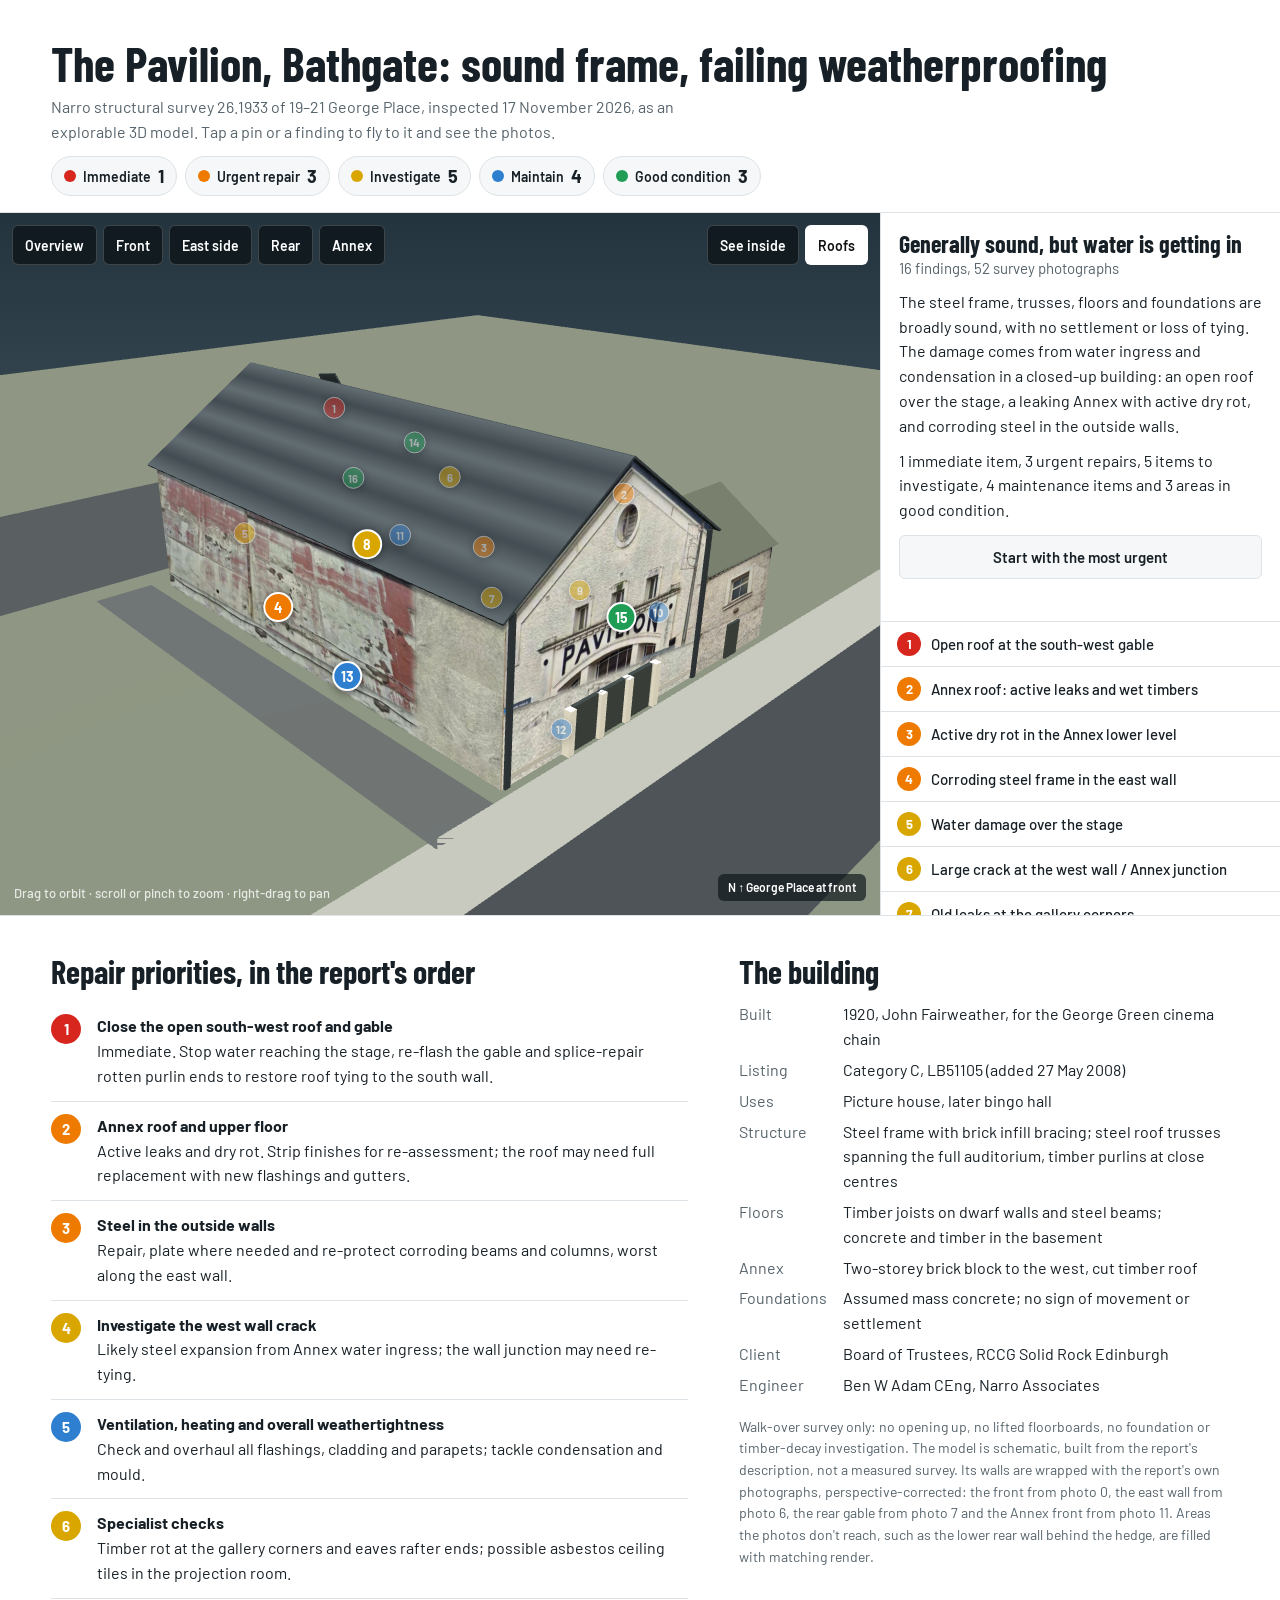
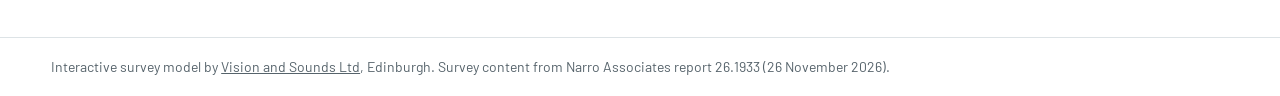
<file: pavilion-survey/index.html>
<!DOCTYPE html>
<html lang="en">
<head>
<meta charset="utf-8">
<meta name="viewport" content="width=device-width, initial-scale=1">
<meta name="description" content="Interactive 3D model of the Narro structural survey of The Pavilion, 19-21 George Place, Bathgate.">
<title>The Pavilion survey in 3D</title>
<link rel="preconnect" href="https://fonts.googleapis.com">
<link href="https://fonts.googleapis.com/css2?family=Barlow+Condensed:wght@600;700&family=Barlow:wght@400;500;600&display=swap" rel="stylesheet">
<style>
/*
VOICE: an engineer's site model — clear, calm, exact; the report's words, paraphrased.
IDEA: the surveyor's tagged model: a 3D building with numbered defect pins, like a marked-up drawing.
PICTURE: the live 3D Pavilion, walls go glassy to show the steel frame, trusses, gallery, stage and basement.
COLOUR and TYPE: overcast Bathgate dusk viewport, white render, faded red east wall; severity red/orange/amber/blue/green. Barlow Condensed (cinema signage) + Barlow.
LAYOUT: model left, findings list + detail right; then priorities and building facts below. Stacks under 900px.
*/
:root{color-scheme:light dark;--bg:light-dark(#ffffff,#11171b);--ink:light-dark(#172026,#e8edf0);--mute:light-dark(#56636b,#9fb0ba);--line:light-dark(#dde3e6,#26323a);--card:light-dark(#f5f7f8,#182128);
--imm:#d7261e;--urg:#ee7a00;--inv:#d9a600;--mnt:#2f7fd0;--good:#1f9d55}
:root[data-theme=light]{color-scheme:light}:root[data-theme=dark]{color-scheme:dark}
*{box-sizing:border-box;min-width:0}
body{margin:0;background:var(--bg);color:var(--ink);font:16px/1.55 Barlow,system-ui,sans-serif;overflow-x:clip}
h1,h2,h3{font-family:"Barlow Condensed",Barlow,sans-serif;font-weight:700;line-height:1.05;margin:0;text-wrap:balance}
h1{font-size:clamp(32px,4.4vw,48px)}h2{font-size:32px;margin-bottom:14px}h3{font-size:24px}
.band{padding:clamp(20px,3vw,40px) max(4vw,16px)}
header.band{padding-bottom:16px;display:flex;flex-wrap:wrap;gap:12px 32px;align-items:end;justify-content:space-between}
header p{margin:6px 0 0;color:var(--mute);max-width:70ch}
.keys{display:flex;flex-wrap:wrap;gap:8px}
.key{display:flex;align-items:center;gap:7px;padding:6px 12px;border-radius:99px;border:1px solid var(--line);background:var(--card);font:600 14px Barlow,sans-serif;color:var(--ink);cursor:pointer;min-height:40px}
.key[aria-pressed=false]{opacity:.4}
.key b{font-size:18px}
.dot{width:12px;height:12px;border-radius:50%;flex:none}
.stage{display:grid;grid-template-columns:minmax(0,1fr) 400px;border-top:1px solid var(--line);border-bottom:1px solid var(--line)}
.view{position:relative;height:min(78vh,760px);min-height:440px;background:linear-gradient(#24343f,#4d5f69 70%,#6b7a80);overflow:hidden;touch-action:none}
.view canvas{position:absolute;inset:0;width:100%;height:100%;display:block}
#pins{position:absolute;inset:0;pointer-events:none}
.pin{position:absolute;left:0;top:0;pointer-events:auto;border:2px solid #fff;color:#fff;font:700 14px Barlow,sans-serif;width:30px;height:30px;border-radius:50%;cursor:pointer;display:grid;place-items:center;box-shadow:0 2px 8px #0007;padding:0;transition:width .2s,height .2s}
.pin.behind{opacity:.45;transform-origin:center;width:22px;height:22px;font-size:11px;border-width:1px}
.pin.sel{width:40px;height:40px;font-size:17px;z-index:3;outline:3px solid #fff8;outline-offset:3px}
.pin span{position:absolute;left:calc(100% + 8px);white-space:nowrap;background:#0d1418e6;color:#fff;font:600 13px Barlow,sans-serif;padding:3px 8px;border-radius:4px;display:none}
.pin.sel span,.pin:hover span{display:block}
.tools{position:absolute;left:12px;right:12px;top:12px;display:flex;flex-wrap:wrap;gap:6px;pointer-events:none}
.tools button,.tog{pointer-events:auto;background:#0d1418cc;color:#fff;border:1px solid #ffffff30;border-radius:6px;font:600 14px Barlow,sans-serif;padding:8px 12px;min-height:40px;cursor:pointer}
.tools button[aria-pressed=true]{background:#fff;color:#111}
.tools .sp{flex:1}
.compass{position:absolute;right:14px;bottom:14px;color:#fff;font:600 12px Barlow,sans-serif;background:#0d1418aa;padding:6px 10px;border-radius:6px;pointer-events:none}
.hint{position:absolute;left:14px;bottom:14px;color:#ffffffcc;font:500 13px Barlow,sans-serif;pointer-events:none}
aside{border-left:1px solid var(--line);display:flex;flex-direction:column;max-height:min(78vh,760px);min-height:440px}
#detail{padding:18px 18px 8px;overflow-y:auto;flex:1}
#list{border-top:1px solid var(--line);overflow-y:auto;max-height:42%;flex:none}
#list button{display:flex;gap:10px;width:100%;align-items:center;text-align:left;background:none;border:0;border-bottom:1px solid var(--line);padding:10px 16px;color:var(--ink);font:500 15px Barlow,sans-serif;cursor:pointer;min-height:44px}
#list button:hover,#list button.sel{background:var(--card)}
#list .n{width:24px;height:24px;border-radius:50%;color:#fff;font:700 13px Barlow,sans-serif;display:grid;place-items:center;flex:none}
.chip{display:inline-block;color:#fff;font:600 13px Barlow,sans-serif;padding:2px 10px;border-radius:99px;margin-bottom:8px}
.loc{color:var(--mute);font-size:15px;margin:6px 0 10px}
#detail p{margin:0 0 10px}
#detail h4{margin:14px 0 4px;font:600 15px Barlow,sans-serif;color:var(--mute)}
.strip{display:flex;gap:8px;overflow-x:auto;scroll-snap-type:x mandatory;padding-bottom:6px}
.strip button{flex:none;width:150px;scroll-snap-align:start;border:0;padding:0;background:none;cursor:zoom-in;text-align:left;color:var(--mute);font:500 13px Barlow,sans-serif}
.strip img{width:150px;height:100px;object-fit:cover;border-radius:4px;display:block;margin-bottom:3px}
.nav{display:flex;gap:8px;margin:12px 0 6px}
.nav button{flex:1;min-height:44px;border:1px solid var(--line);background:var(--card);color:var(--ink);border-radius:6px;font:600 15px Barlow,sans-serif;cursor:pointer}
button:focus-visible{outline:3px solid #2f7fd0;outline-offset:2px}
.cols{display:grid;grid-template-columns:minmax(0,1.3fr) minmax(0,1fr);gap:clamp(24px,4vw,56px);max-width:1240px}
ol.pri{margin:0;padding:0;list-style:none;counter-reset:p}
ol.pri li{display:grid;grid-template-columns:34px minmax(0,1fr);gap:12px;padding:12px 0;border-bottom:1px solid var(--line)}
ol.pri li::before{counter-increment:p;content:counter(p);width:30px;height:30px;border-radius:50%;background:var(--c);color:#fff;font:700 15px Barlow,sans-serif;display:grid;place-items:center}
ol.pri b{display:block}
dl{display:grid;grid-template-columns:auto minmax(0,1fr);gap:6px 16px;margin:0}
dt{color:var(--mute)}dd{margin:0}
.note{color:var(--mute);font-size:14px;margin-top:18px}
dialog{border:0;padding:0;background:#0b0f12;color:#fff;max-width:min(96vw,1000px);border-radius:8px}
dialog::backdrop{background:#000c}
dialog img{display:block;max-width:100%;max-height:76vh;margin:auto}
dialog .bar{display:flex;gap:8px;align-items:center;padding:10px}
dialog .bar p{flex:1;margin:0;font-size:15px}
dialog button{min-height:44px;min-width:44px;background:#ffffff1a;color:#fff;border:0;border-radius:6px;font:600 15px Barlow,sans-serif;cursor:pointer}
@media(max-width:900px){.stage{grid-template-columns:1fr}aside{border-left:0;max-height:none}#list{max-height:none}.view{height:62vh;min-height:380px}.cols{grid-template-columns:1fr}}
@media(max-width:600px){.hint{display:none}.key{padding:4px 10px;min-height:36px;font-size:13px}.compass{font-size:11px}.tools button,.tog{padding:6px 9px;font-size:13px}}
</style>
</head>
<body>
<header class="band">
  <div>
    <h1>The Pavilion, Bathgate: sound frame, failing weatherproofing</h1>
    <p>Narro structural survey 26.1933 of 19–21 George Place, inspected 17 November 2026, as an explorable 3D model. Tap a pin or a finding to fly to it and see the photos.</p>
  </div>
  <div class="keys" id="keys" aria-label="Filter by priority"></div>
</header>

<section class="stage">
  <div class="view" id="view">
    <div class="tools">
      <button data-v="overview">Overview</button>
      <button data-v="front">Front</button>
      <button data-v="east">East side</button>
      <button data-v="rear">Rear</button>
      <button data-v="annex">Annex</button>
      <span class="sp"></span>
      <button id="xray" aria-pressed="false">See inside</button>
      <button id="roofs" aria-pressed="true">Roofs</button>
    </div>
    <div id="pins"></div>
    <div class="hint">Drag to orbit · scroll or pinch to zoom · right-drag to pan</div>
    <div class="compass">N ↑ George Place at front</div>
  </div>
  <aside>
    <div id="detail" aria-live="polite"></div>
    <div id="list" role="list"></div>
  </aside>
</section>

<section class="band">
  <div class="cols">
    <div>
      <h2>Repair priorities, in the report's order</h2>
      <ol class="pri">
        <li style="--c:var(--imm)"><div><b>Close the open south-west roof and gable</b>Immediate. Stop water reaching the stage, re-flash the gable and splice-repair rotten purlin ends to restore roof tying to the south wall.</div></li>
        <li style="--c:var(--urg)"><div><b>Annex roof and upper floor</b>Active leaks and dry rot. Strip finishes for re-assessment; the roof may need full replacement with new flashings and gutters.</div></li>
        <li style="--c:var(--urg)"><div><b>Steel in the outside walls</b>Repair, plate where needed and re-protect corroding beams and columns, worst along the east wall.</div></li>
        <li style="--c:var(--inv)"><div><b>Investigate the west wall crack</b>Likely steel expansion from Annex water ingress; the wall junction may need re-tying.</div></li>
        <li style="--c:var(--mnt)"><div><b>Ventilation, heating and overall weathertightness</b>Check and overhaul all flashings, cladding and parapets; tackle condensation and mould.</div></li>
        <li style="--c:var(--inv)"><div><b>Specialist checks</b>Timber rot at the gallery corners and eaves rafter ends; possible asbestos ceiling tiles in the projection room.</div></li>
      </ol>
    </div>
    <div>
      <h2>The building</h2>
      <dl>
        <dt>Built</dt><dd>1920, John Fairweather, for the George Green cinema chain</dd>
        <dt>Listing</dt><dd>Category C, LB51105 (added 27 May 2008)</dd>
        <dt>Uses</dt><dd>Picture house, later bingo hall</dd>
        <dt>Structure</dt><dd>Steel frame with brick infill bracing; steel roof trusses spanning the full auditorium, timber purlins at close centres</dd>
        <dt>Floors</dt><dd>Timber joists on dwarf walls and steel beams; concrete and timber in the basement</dd>
        <dt>Annex</dt><dd>Two-storey brick block to the west, cut timber roof</dd>
        <dt>Foundations</dt><dd>Assumed mass concrete; no sign of movement or settlement</dd>
        <dt>Client</dt><dd>Board of Trustees, RCCG Solid Rock Edinburgh</dd>
        <dt>Engineer</dt><dd>Ben W Adam CEng, Narro Associates</dd>
      </dl>
      <p class="note">Walk-over survey only: no opening up, no lifted floorboards, no foundation or timber-decay investigation. The model is schematic, built from the report's description, not a measured survey. Its walls are wrapped with the report's own photographs, perspective-corrected: the front from photo 0, the east wall from photo 6, the rear gable from photo 7 and the Annex front from photo 11. Areas the photos don't reach, such as the lower rear wall behind the hedge, are filled with matching render.</p>
    </div>
  </div>
</section>

<footer class="band" style="border-top:1px solid var(--line);color:var(--mute);font-size:14px;padding-block:18px">Interactive survey model by <a href="https://www.niyiyaroglah.com" style="color:inherit">Vision and Sounds Ltd</a>, Edinburgh. Survey content from Narro Associates report 26.1933 (26 November 2026).</footer>

<dialog id="lb"><img id="lbImg" alt=""><div class="bar"><button id="lbPrev" aria-label="Previous photo">‹</button><p id="lbCap"></p><button id="lbNext" aria-label="Next photo">›</button><button id="lbClose">Close</button></div></dialog>

<script src="vendor/three.min.js"></script>
<script src="vendor/OrbitControls.js"></script>
<script src="data.js"></script>
<script src="app.js"></script>
</body>
</html>
</file>
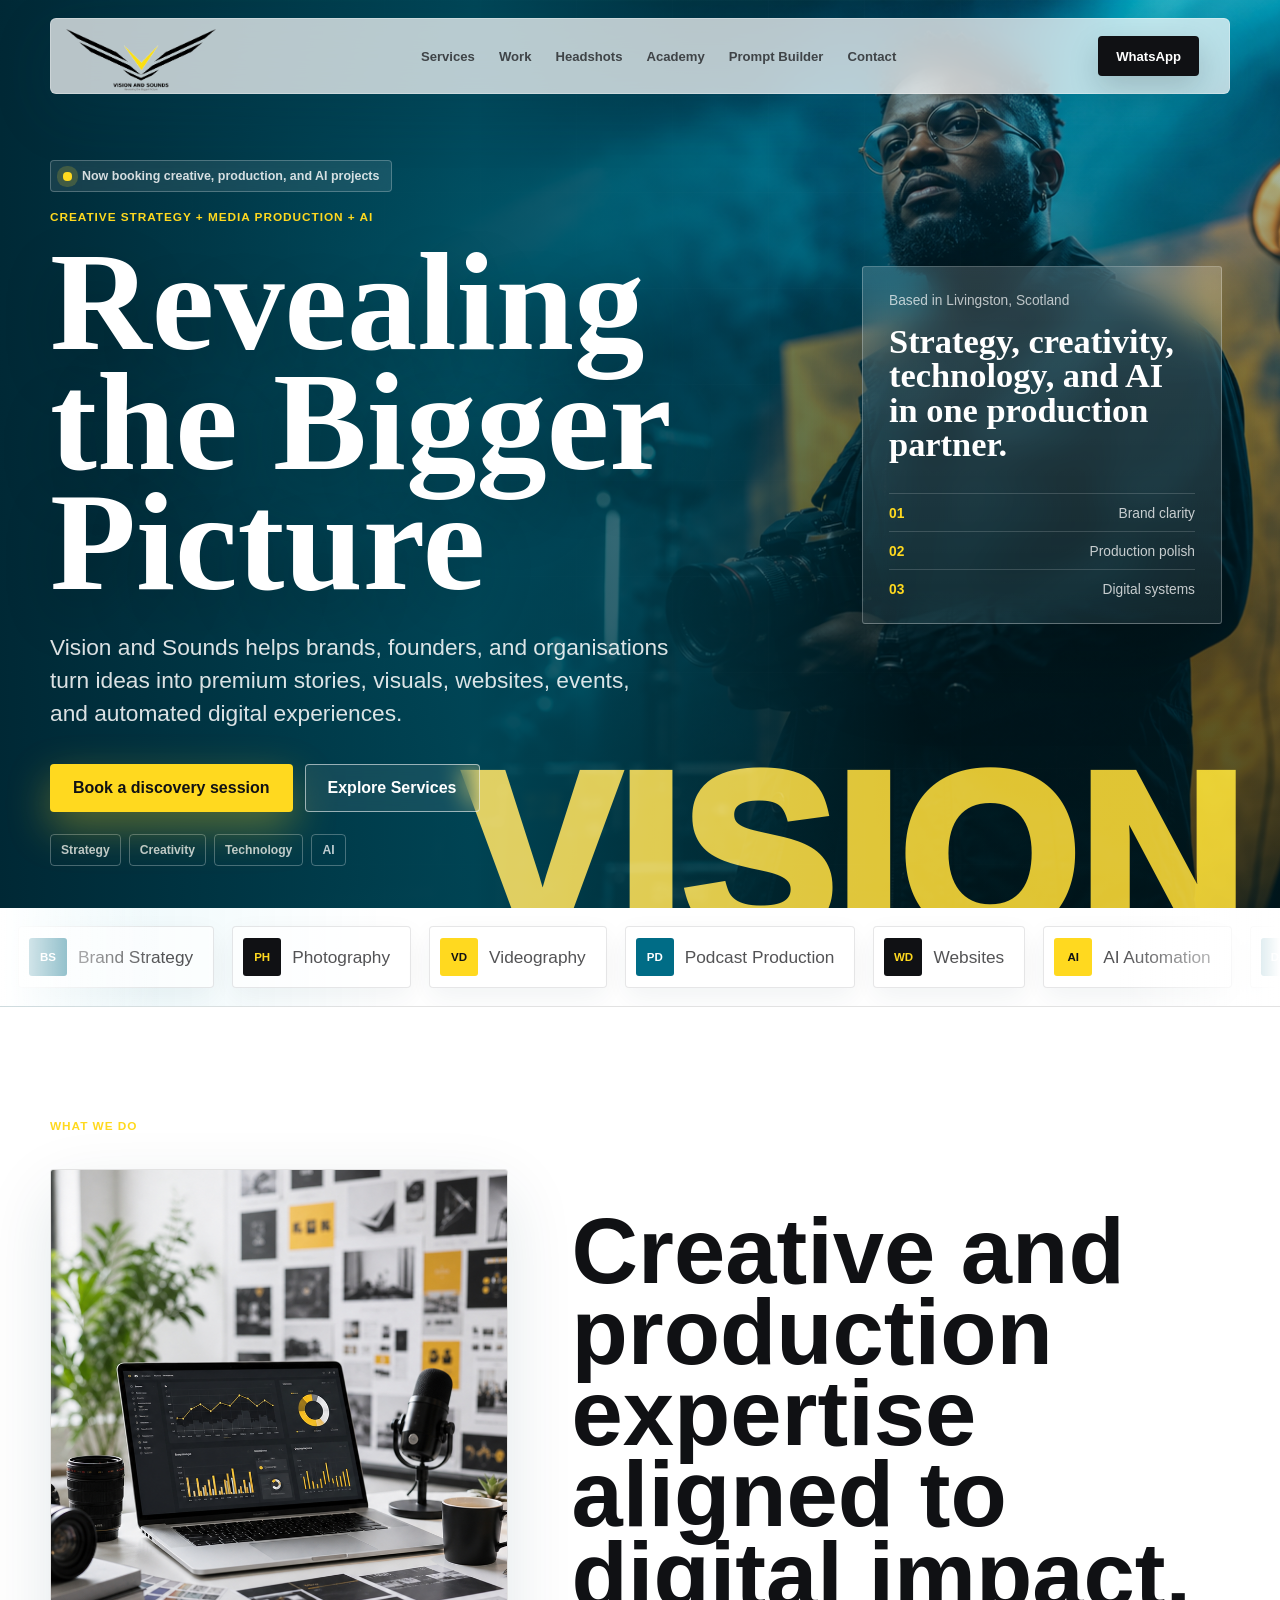
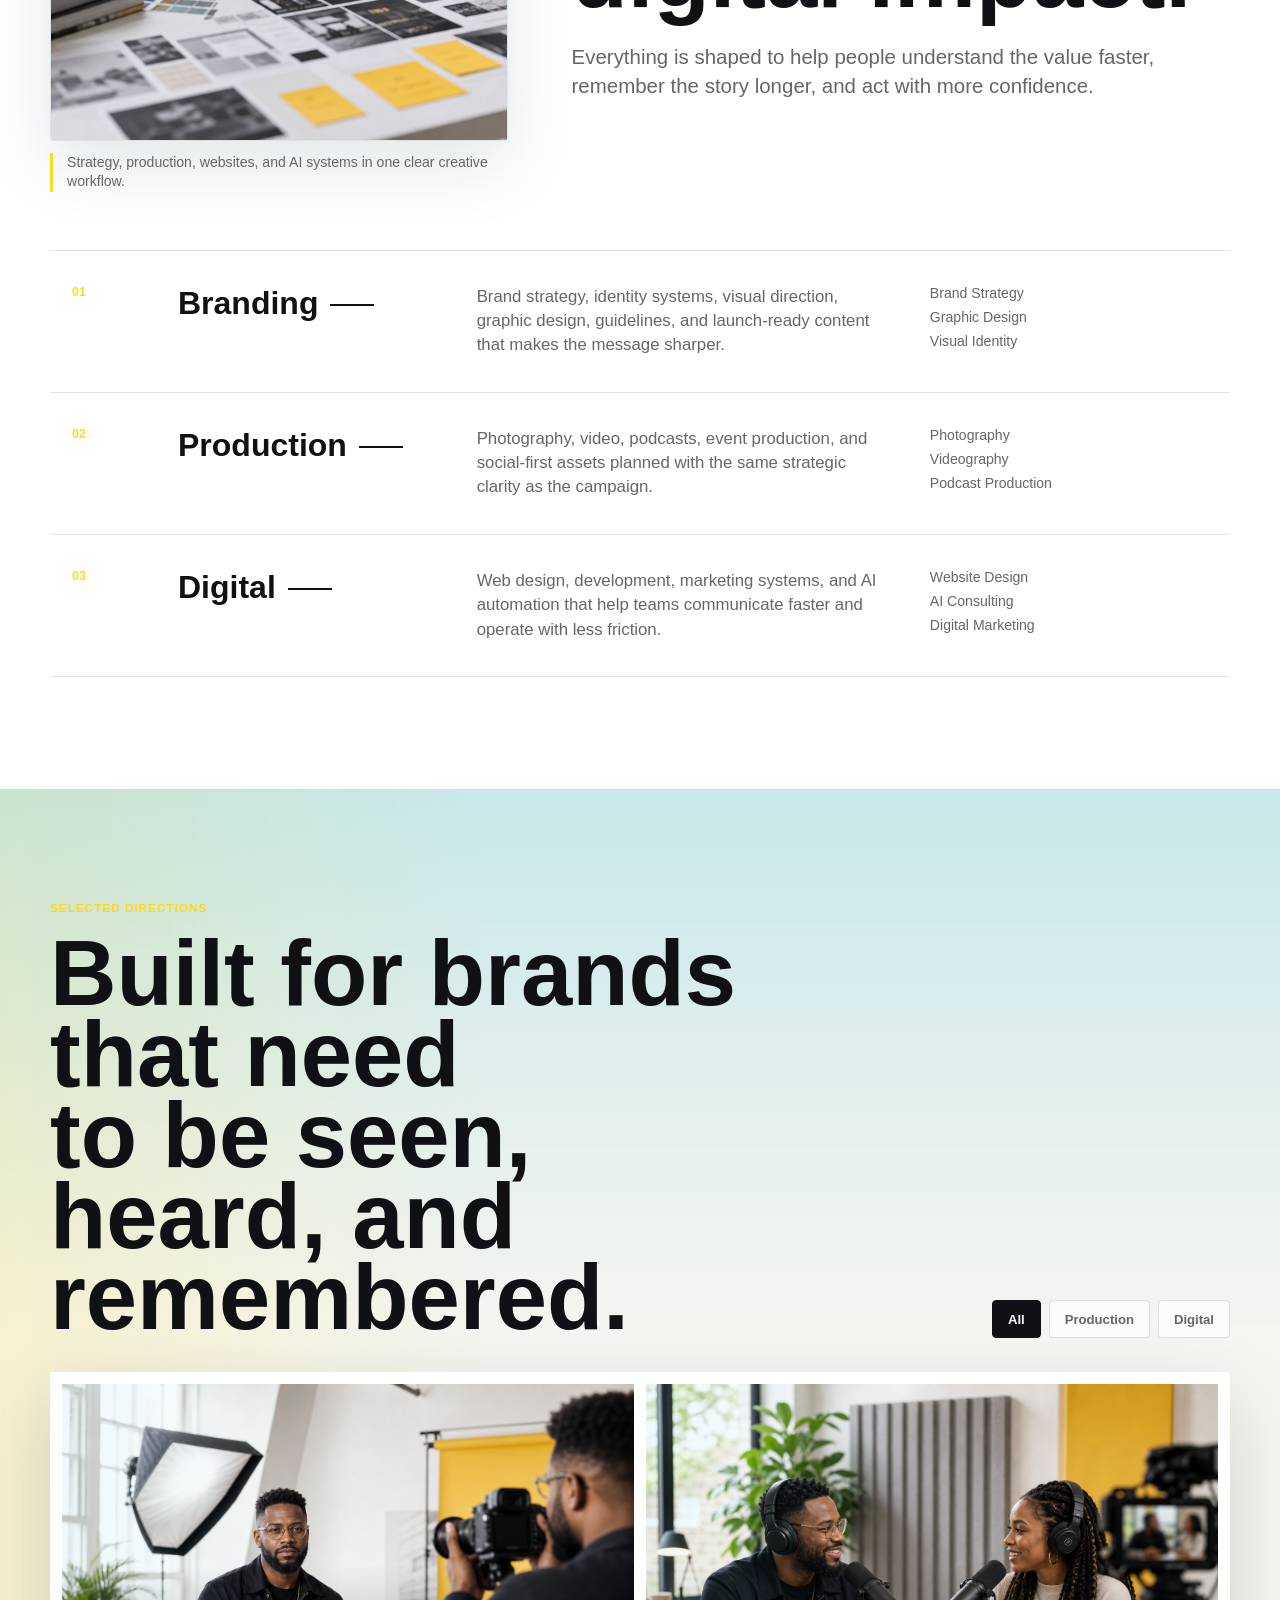
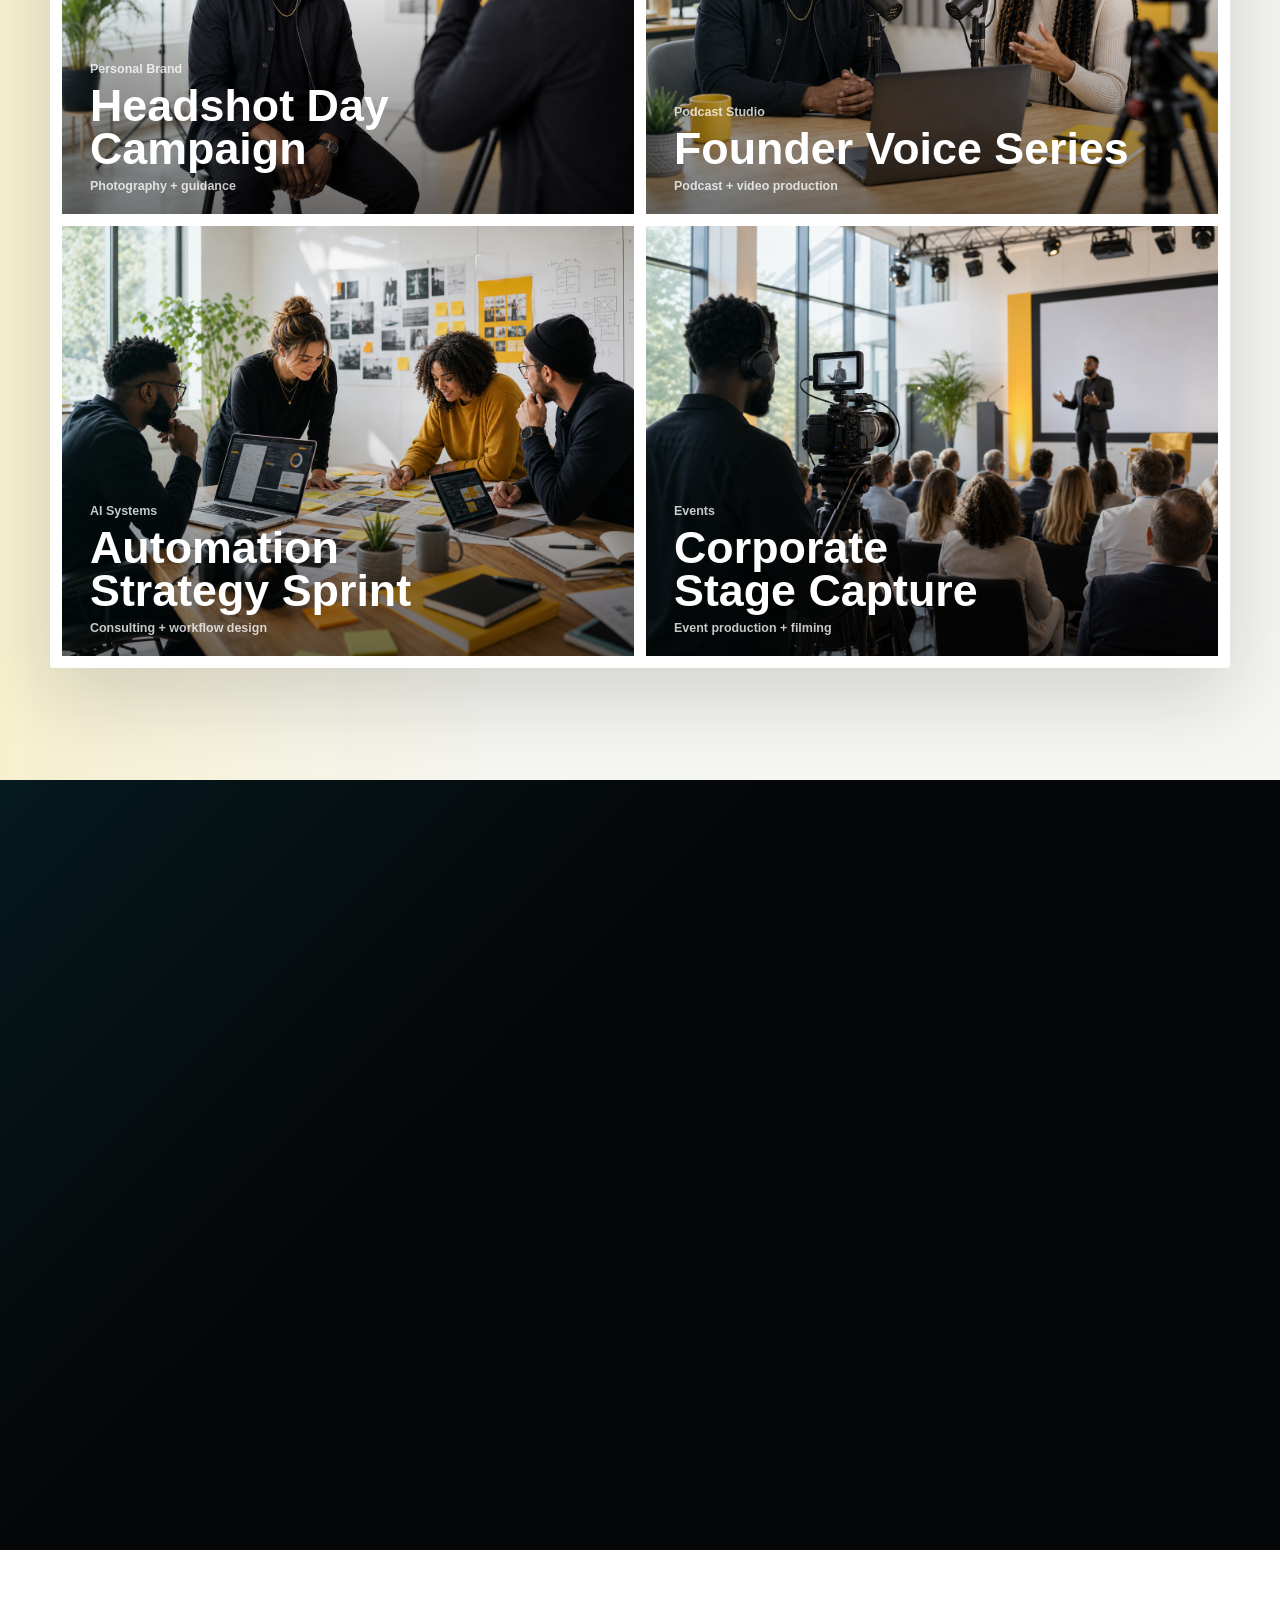
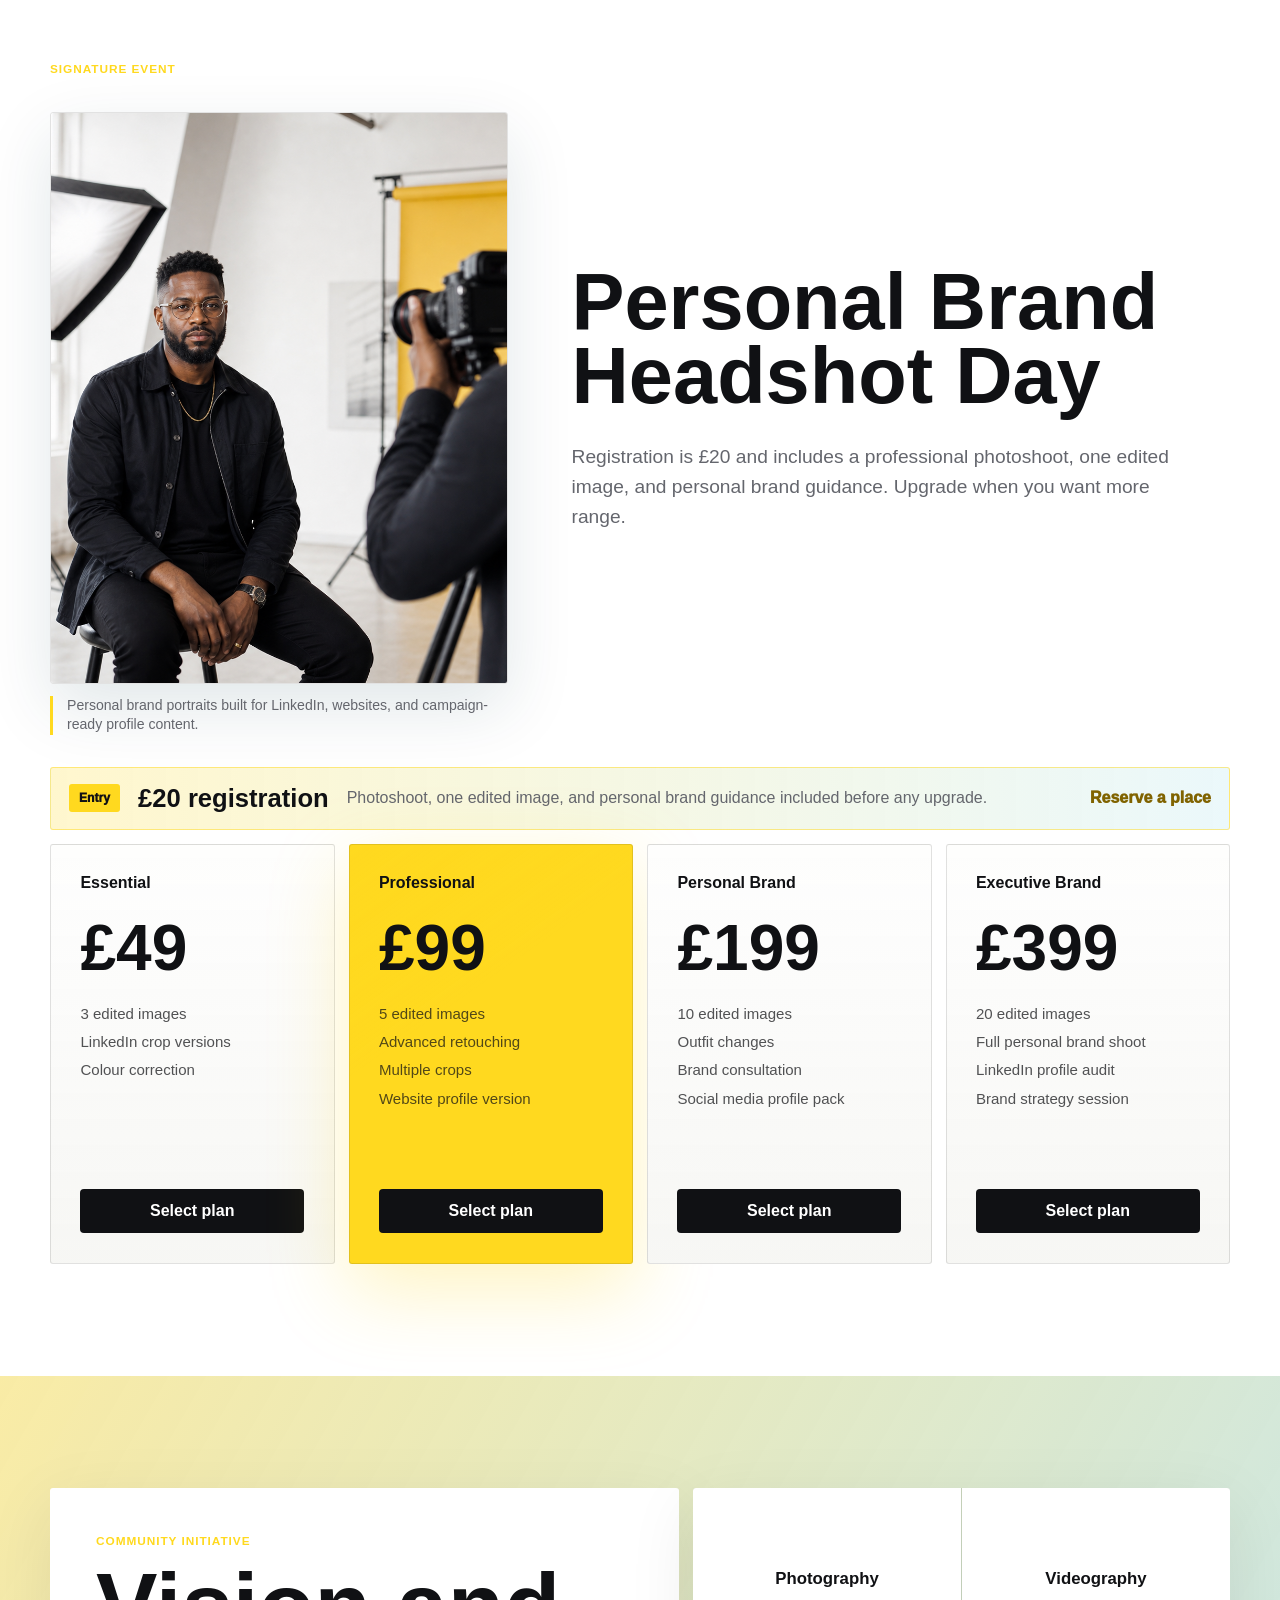
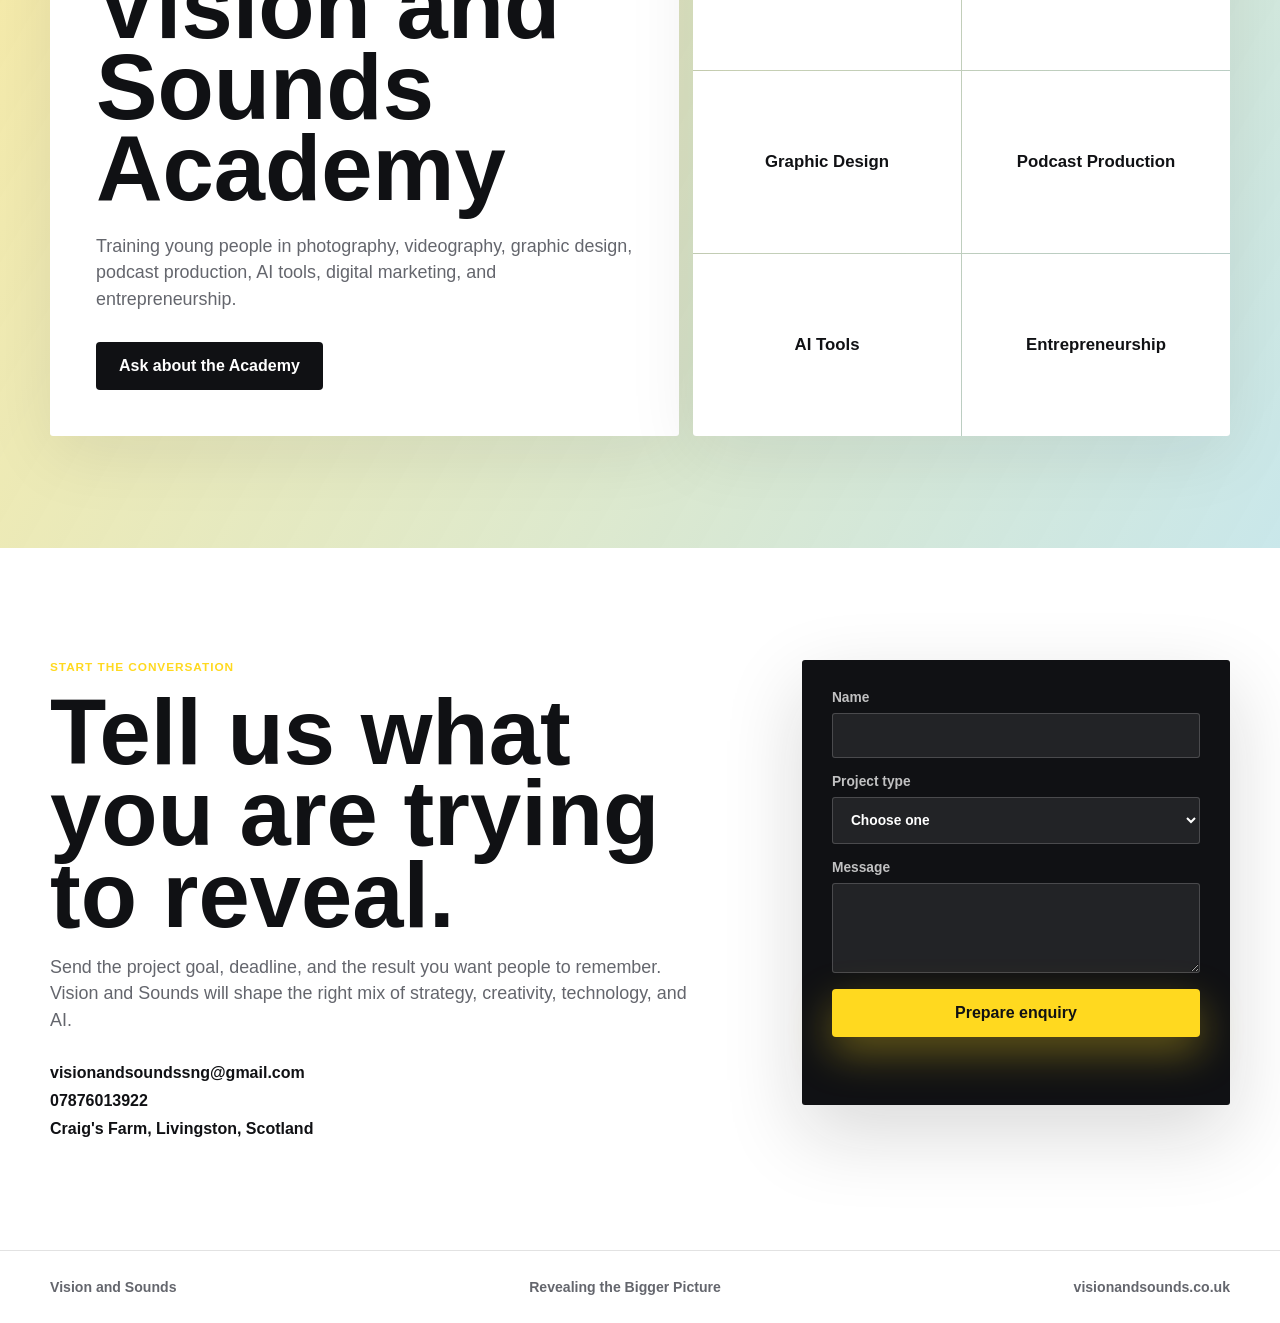
<file: Vision & Sounds/index.html>
<!doctype html>
<html lang="en">
  <head>
    <meta charset="utf-8">
    <meta name="viewport" content="width=device-width, initial-scale=1">
    <meta name="description" content="Vision and Sounds is a creative strategy, media production, branding, website, and AI-powered digital solutions agency in the United Kingdom.">
    <title>Vision and Sounds | Revealing the Bigger Picture</title>
    <link rel="stylesheet" href="styles.css">
  </head>
  <body>
    <header class="site-header" data-header>
      <a class="brand" href="#top" aria-label="Vision and Sounds home">
        <img src="vision_and_sounds_logo_transparent.png" alt="Vision and Sounds logo">
      </a>
      <nav class="nav" aria-label="Primary navigation" data-nav>
        <a href="#services">Services</a>
        <a href="#work">Work</a>
        <a href="#headshots">Headshots</a>
        <a href="#academy">Academy</a>
        <a href="prompt-builder/index.html">Prompt Builder</a>
        <a href="#contact">Contact</a>
      </nav>
      <a class="header-cta" href="https://wa.me/447876013922">WhatsApp</a>
      <button class="menu-toggle" type="button" aria-label="Open menu" aria-expanded="false" data-menu-toggle>
        <span></span>
        <span></span>
      </button>
    </header>

    <main id="top">
      <section class="hero section-dark" aria-labelledby="hero-title">
        <img class="hero-media" src="assets/hero-vision-sounds.png" alt="Creative director in a cinematic blue production studio">
        <img class="hero-media hero-media-reveal" src="assets/hero-ai-reveal.jpeg" alt="Futuristic AI visual revealed over the hero image">
        <div class="hero-overlay"></div>
        <div class="hero-grid">
          <div class="hero-copy reveal">
            <div class="hero-status">
              <span></span>
              <p>Now booking creative, production, and AI projects</p>
            </div>
            <p class="eyebrow">Creative strategy + media production + AI</p>
            <h1 id="hero-title">Revealing the Bigger Picture</h1>
            <p class="hero-text">Vision and Sounds helps brands, founders, and organisations turn ideas into premium stories, visuals, websites, events, and automated digital experiences.</p>
            <div class="hero-actions">
              <a class="button button-primary" href="#contact">Book a discovery session</a>
              <a class="button button-secondary" href="#services">Explore Services</a>
            </div>
            <div class="hero-proof" aria-label="Project approach">
              <span>Strategy</span>
              <span>Creativity</span>
              <span>Technology</span>
              <span>AI</span>
            </div>
          </div>
          <aside class="hero-panel reveal" aria-label="Studio snapshot" data-scroll-panel>
            <p>Based in Livingston, Scotland</p>
            <strong>Strategy, creativity, technology, and AI in one production partner.</strong>
            <div class="panel-metrics">
              <span><b>01</b> Brand clarity</span>
              <span><b>02</b> Production polish</span>
              <span><b>03</b> Digital systems</span>
            </div>
          </aside>
        </div>
        <div class="hero-wordmark" aria-hidden="true">VISION</div>
      </section>

      <section class="intro strip">
        <div class="service-logo-marquee" aria-label="Core services">
          <div class="service-logo-track">
            <span class="service-logo"><b>BS</b><strong>Brand Strategy</strong></span>
            <span class="service-logo"><b>PH</b><strong>Photography</strong></span>
            <span class="service-logo"><b>VD</b><strong>Videography</strong></span>
            <span class="service-logo"><b>PD</b><strong>Podcast Production</strong></span>
            <span class="service-logo"><b>WD</b><strong>Websites</strong></span>
            <span class="service-logo"><b>AI</b><strong>AI Automation</strong></span>
            <span class="service-logo"><b>DM</b><strong>Digital Marketing</strong></span>
            <span class="service-logo" aria-hidden="true"><b>BS</b><strong>Brand Strategy</strong></span>
            <span class="service-logo" aria-hidden="true"><b>PH</b><strong>Photography</strong></span>
            <span class="service-logo" aria-hidden="true"><b>VD</b><strong>Videography</strong></span>
            <span class="service-logo" aria-hidden="true"><b>PD</b><strong>Podcast Production</strong></span>
            <span class="service-logo" aria-hidden="true"><b>WD</b><strong>Websites</strong></span>
            <span class="service-logo" aria-hidden="true"><b>AI</b><strong>AI Automation</strong></span>
            <span class="service-logo" aria-hidden="true"><b>DM</b><strong>Digital Marketing</strong></span>
          </div>
        </div>
      </section>

      <section class="section services" id="services" aria-labelledby="services-title">
        <div class="section-heading reveal">
          <div class="section-media-column">
            <p class="eyebrow">What we do</p>
            <figure class="section-visual">
              <img src="assets/what-we-do-bright-studio.png" alt="Bright studio desk with camera, laptop, microphone, and brand strategy materials">
              <figcaption>Strategy, production, websites, and AI systems in one clear creative workflow.</figcaption>
            </figure>
          </div>
          <div class="section-copy">
            <h2 id="services-title">Creative and production expertise aligned to digital impact.</h2>
            <p class="section-lede">Everything is shaped to help people understand the value faster, remember the story longer, and act with more confidence.</p>
          </div>
        </div>
        <div class="service-list">
          <article class="service-row reveal">
            <span>01</span>
            <h3>Branding</h3>
            <p>Brand strategy, identity systems, visual direction, graphic design, guidelines, and launch-ready content that makes the message sharper.</p>
            <ul>
              <li>Brand Strategy</li>
              <li>Graphic Design</li>
              <li>Visual Identity</li>
            </ul>
          </article>
          <article class="service-row reveal">
            <span>02</span>
            <h3>Production</h3>
            <p>Photography, video, podcasts, event production, and social-first assets planned with the same strategic clarity as the campaign.</p>
            <ul>
              <li>Photography</li>
              <li>Videography</li>
              <li>Podcast Production</li>
            </ul>
          </article>
          <article class="service-row reveal">
            <span>03</span>
            <h3>Digital</h3>
            <p>Web design, development, marketing systems, and AI automation that help teams communicate faster and operate with less friction.</p>
            <ul>
              <li>Website Design</li>
              <li>AI Consulting</li>
              <li>Digital Marketing</li>
            </ul>
          </article>
        </div>
      </section>

      <section class="section work" id="work" aria-labelledby="work-title">
        <div class="work-head reveal">
          <div>
            <p class="eyebrow">Selected directions</p>
            <h2 id="work-title">Built for brands that need to be seen, heard, and remembered.</h2>
          </div>
          <div class="filters" aria-label="Filter project examples">
            <button class="filter active" type="button" data-filter="all">All</button>
            <button class="filter" type="button" data-filter="production">Production</button>
            <button class="filter" type="button" data-filter="digital">Digital</button>
          </div>
        </div>
        <div class="project-grid">
          <article class="project-card reveal" data-category="production">
            <img src="assets/project-headshot.png" alt="Professional personal brand headshot photoshoot">
            <div class="project-copy">
              <p>Personal Brand</p>
              <h3>Headshot Day Campaign</h3>
              <span>Photography + guidance</span>
            </div>
          </article>
          <article class="project-card reveal" data-category="production">
            <img src="assets/project-podcast.png" alt="Modern podcast studio with camera and microphones">
            <div class="project-copy">
              <p>Podcast Studio</p>
              <h3>Founder Voice Series</h3>
              <span>Podcast + video production</span>
            </div>
          </article>
          <article class="project-card reveal" data-category="digital">
            <img src="assets/project-ai-strategy.png" alt="Creative team planning AI automation workflows">
            <div class="project-copy">
              <p>AI Systems</p>
              <h3>Automation Strategy Sprint</h3>
              <span>Consulting + workflow design</span>
            </div>
          </article>
          <article class="project-card reveal" data-category="production">
            <img src="assets/project-event.png" alt="Corporate event production with film crew and stage lighting">
            <div class="project-copy">
              <p>Events</p>
              <h3>Corporate Stage Capture</h3>
              <span>Event production + filming</span>
            </div>
          </article>
        </div>
      </section>

      <section class="section snapshot section-dark" aria-labelledby="snapshot-title">
        <div class="snapshot-feature reveal">
          <p class="eyebrow">Studio method</p>
          <h2 id="snapshot-title">Strategy first. Creativity next. Technology and AI where they make the work stronger.</h2>
          <a class="text-link" href="#contact">Start a project</a>
        </div>
        <div class="snapshot-side reveal">
          <figure class="method-visual">
            <img src="assets/project-ai-strategy.png" alt="Bright creative strategy workshop with team, laptop, and planning materials">
            <figcaption>Every engagement moves from insight to production to digital systems.</figcaption>
          </figure>
          <div class="stats" aria-label="Vision and Sounds capabilities">
            <div><strong>10+</strong><span>Creative services</span></div>
            <div><strong>4</strong><span>Project ingredients</span></div>
            <div><strong>1</strong><span>Clear bigger picture</span></div>
          </div>
        </div>
      </section>

      <section class="section headshots" id="headshots" aria-labelledby="headshots-title">
        <div class="pricing-intro reveal">
          <div class="headshot-media-column">
            <p class="eyebrow">Signature event</p>
            <figure class="headshot-visual">
              <img src="assets/project-headshot.png" alt="Bright personal brand headshot session with professional studio lighting">
              <figcaption>Personal brand portraits built for LinkedIn, websites, and campaign-ready profile content.</figcaption>
            </figure>
          </div>
          <div class="headshot-copy">
            <h2 id="headshots-title">Personal Brand Headshot Day</h2>
            <p>Registration is &pound;20 and includes a professional photoshoot, one edited image, and personal brand guidance. Upgrade when you want more range.</p>
          </div>
        </div>
        <div class="registration-band reveal">
          <span>Entry</span>
          <strong>&pound;20 registration</strong>
          <p>Photoshoot, one edited image, and personal brand guidance included before any upgrade.</p>
          <a href="https://wa.me/447876013922">Reserve a place</a>
        </div>
        <div class="pricing-grid" data-pricing>
          <article class="price-card reveal" tabindex="0">
            <p>Essential</p>
            <h3>&pound;49</h3>
            <ul>
              <li>3 edited images</li>
              <li>LinkedIn crop versions</li>
              <li>Colour correction</li>
            </ul>
            <button type="button" data-plan="Essential">Select plan</button>
          </article>
          <article class="price-card featured reveal" tabindex="0">
            <p>Professional</p>
            <h3>&pound;99</h3>
            <ul>
              <li>5 edited images</li>
              <li>Advanced retouching</li>
              <li>Multiple crops</li>
              <li>Website profile version</li>
            </ul>
            <button type="button" data-plan="Professional">Select plan</button>
          </article>
          <article class="price-card reveal" tabindex="0">
            <p>Personal Brand</p>
            <h3>&pound;199</h3>
            <ul>
              <li>10 edited images</li>
              <li>Outfit changes</li>
              <li>Brand consultation</li>
              <li>Social media profile pack</li>
            </ul>
            <button type="button" data-plan="Personal Brand">Select plan</button>
          </article>
          <article class="price-card reveal" tabindex="0">
            <p>Executive Brand</p>
            <h3>&pound;399</h3>
            <ul>
              <li>20 edited images</li>
              <li>Full personal brand shoot</li>
              <li>LinkedIn profile audit</li>
              <li>Brand strategy session</li>
            </ul>
            <button type="button" data-plan="Executive Brand">Select plan</button>
          </article>
        </div>
      </section>

      <section class="section academy" id="academy" aria-labelledby="academy-title">
        <div class="academy-card reveal">
          <p class="eyebrow">Community initiative</p>
          <h2 id="academy-title">Vision and Sounds Academy</h2>
          <p>Training young people in photography, videography, graphic design, podcast production, AI tools, digital marketing, and entrepreneurship.</p>
          <a class="button button-dark" href="#contact">Ask about the Academy</a>
        </div>
        <div class="academy-grid reveal" aria-label="Academy training areas">
          <span>Photography</span>
          <span>Videography</span>
          <span>Graphic Design</span>
          <span>Podcast Production</span>
          <span>AI Tools</span>
          <span>Entrepreneurship</span>
        </div>
      </section>

      <section class="section contact" id="contact" aria-labelledby="contact-title">
        <div class="contact-copy reveal">
          <p class="eyebrow">Start the conversation</p>
          <h2 id="contact-title">Tell us what you are trying to reveal.</h2>
          <p>Send the project goal, deadline, and the result you want people to remember. Vision and Sounds will shape the right mix of strategy, creativity, technology, and AI.</p>
          <div class="contact-lines">
            <a href="mailto:visionandsoundssng@gmail.com">visionandsoundssng@gmail.com</a>
            <a href="https://wa.me/447876013922">07876013922</a>
            <span>Craig's Farm, Livingston, Scotland</span>
          </div>
        </div>
        <form class="contact-form reveal" data-contact-form>
          <label>
            Name
            <input name="name" type="text" autocomplete="name" required>
          </label>
          <label>
            Project type
            <select name="project" required>
              <option value="">Choose one</option>
              <option>Brand strategy</option>
              <option>Photography or video</option>
              <option>Podcast production</option>
              <option>Website or AI automation</option>
              <option>Headshot Day</option>
            </select>
          </label>
          <label>
            Message
            <textarea name="message" rows="4" required></textarea>
          </label>
          <button class="button button-primary" type="submit">Prepare enquiry</button>
          <p class="form-status" role="status" data-form-status></p>
        </form>
      </section>
    </main>

    <footer class="footer">
      <span>Vision and Sounds</span>
      <span>Revealing the Bigger Picture</span>
      <a href="https://www.visionandsounds.co.uk">visionandsounds.co.uk</a>
    </footer>

    <script src="script.js"></script>
  </body>
</html>
</file>
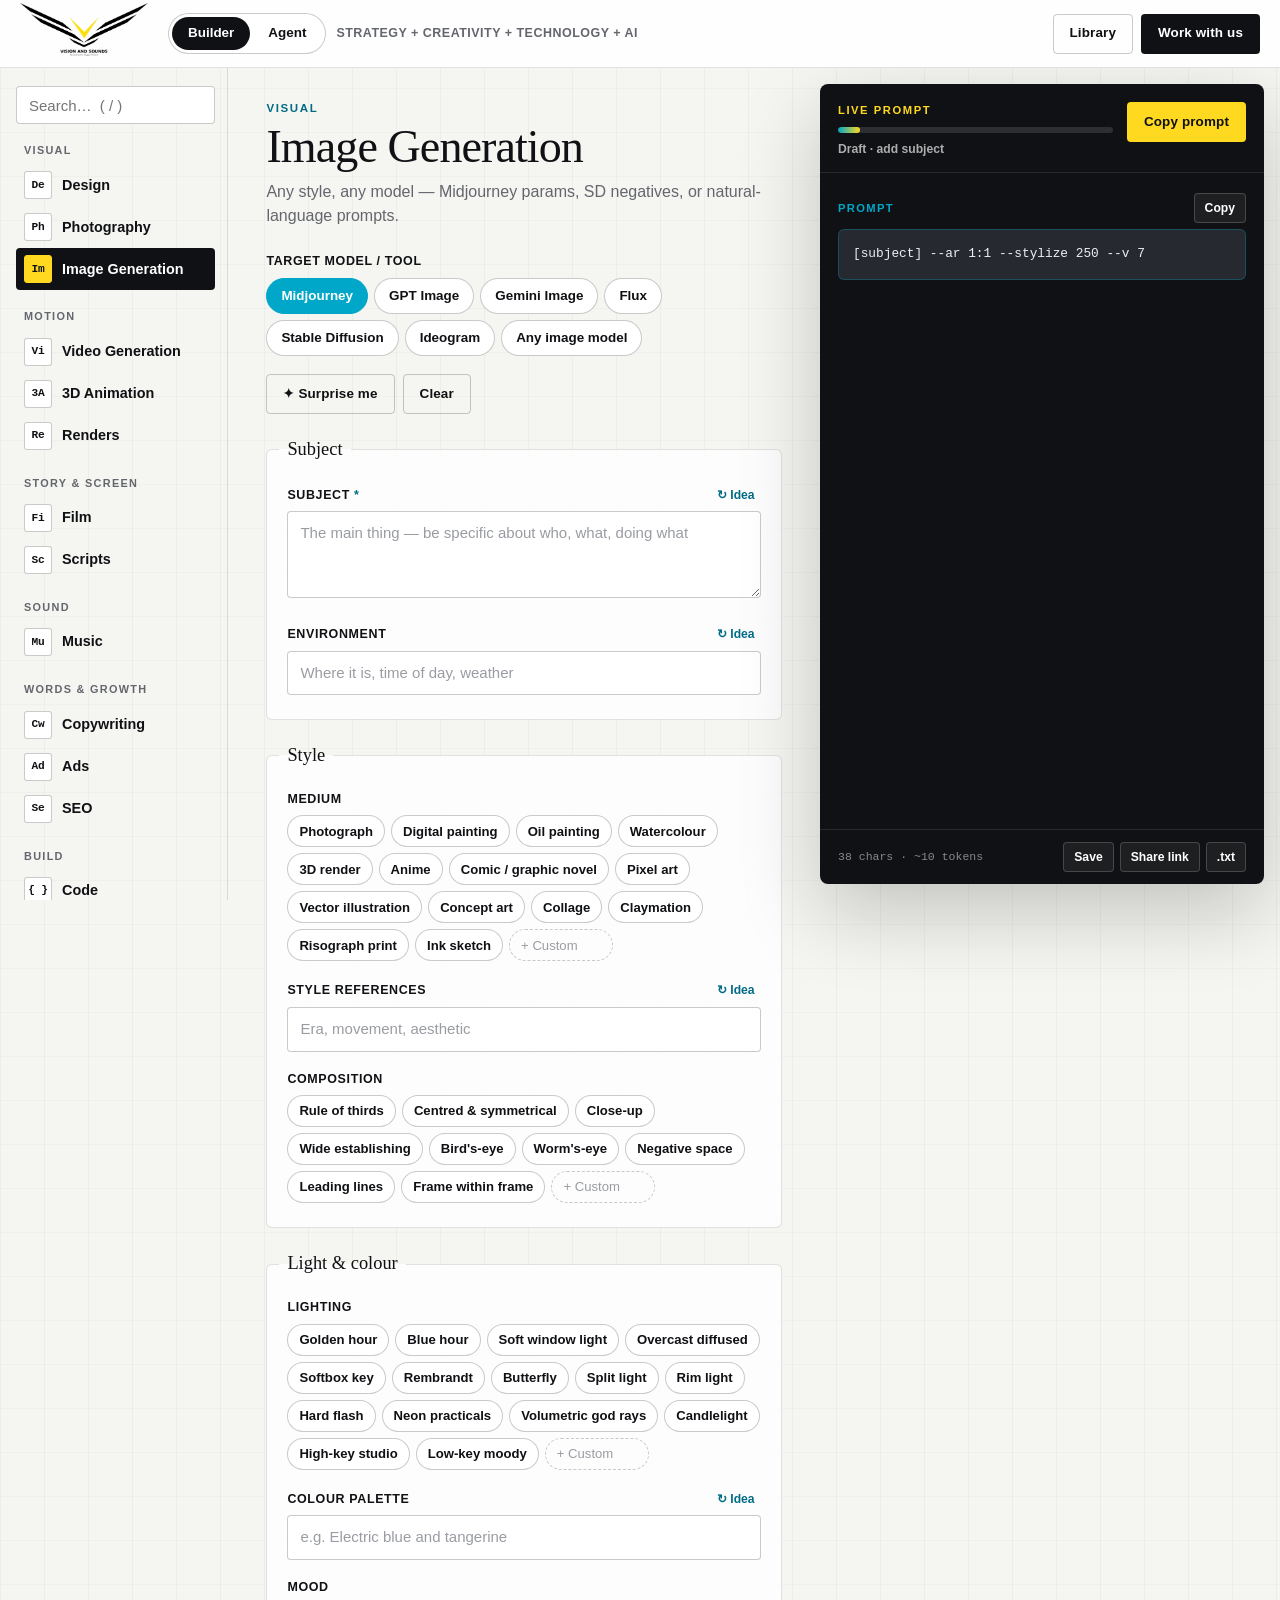
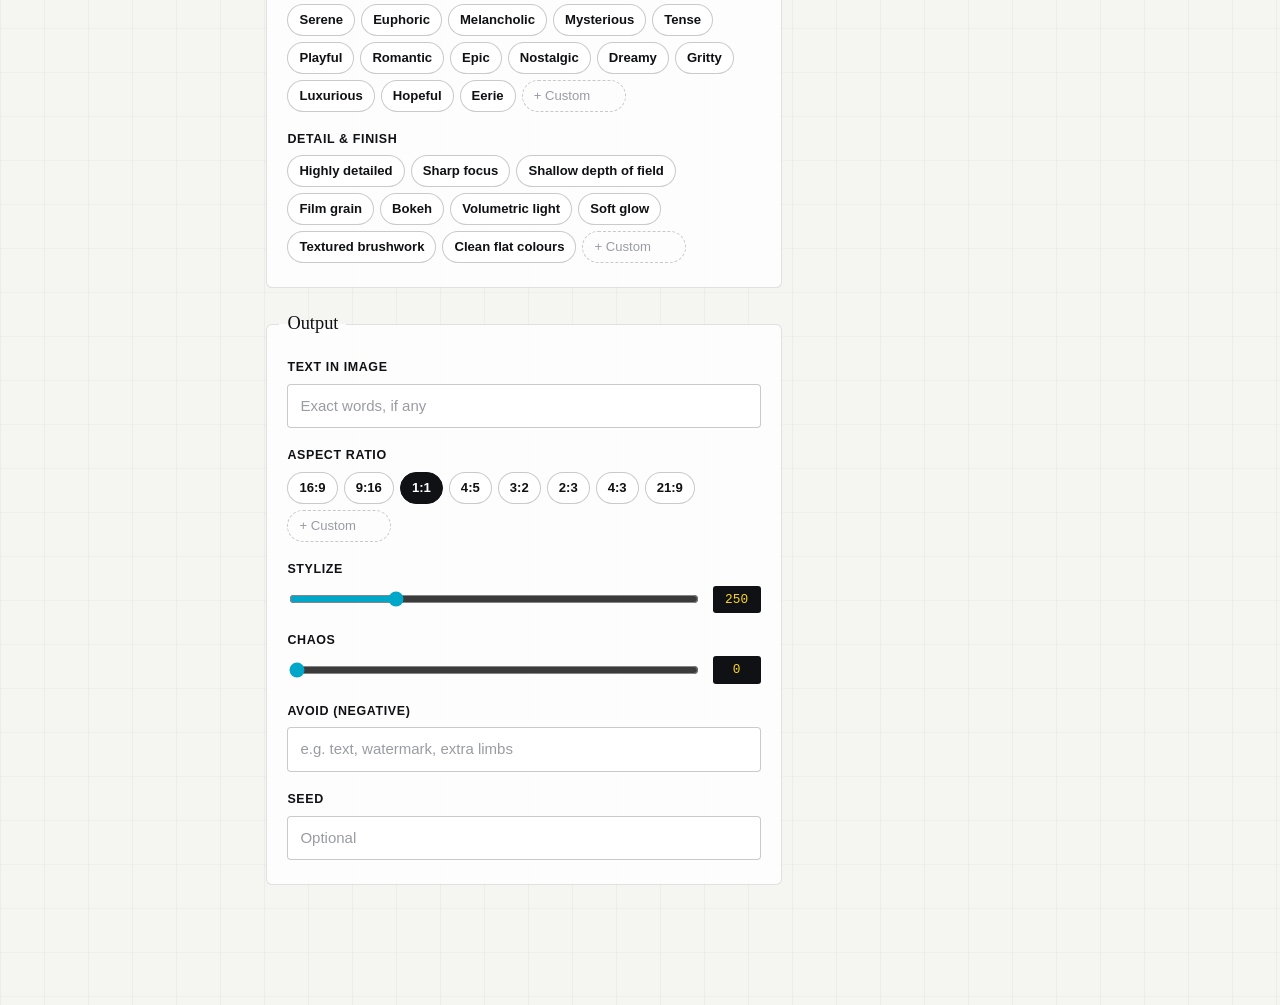
<file: Vision & Sounds/prompt-builder/index.html>
<!doctype html>
<html lang="en">
  <head>
    <meta charset="utf-8">
    <meta name="viewport" content="width=device-width, initial-scale=1">
    <meta name="description" content="The Vision and Sounds Prompt Builder: structured, model-ready prompts for film, music, design, scripts, code, ads, copywriting, SEO, photography, image and video generation, 3D animation, renders and MCPs.">
    <title>Prompt Builder | Vision and Sounds</title>
    <link rel="icon" href="../vision_and_sounds_logo_transparent.png">
    <link rel="stylesheet" href="builder.css">
  </head>
  <body>
    <a class="skip" href="#builder">Skip to builder</a>

    <header class="topbar">
      <a class="brand" href="../index.html" aria-label="Vision and Sounds home">
        <img src="../vision_and_sounds_logo_transparent.png" alt="Vision and Sounds">
      </a>
      <div class="topbar-title">
        <nav class="modes" aria-label="Prompt Builder modes">
          <a href="index.html" aria-current="page">Builder</a>
          <a href="agent.html">Agent</a>
        </nav>
        <span class="muted">Strategy + Creativity + Technology + AI</span>
      </div>
      <div class="topbar-actions">
        <button type="button" class="btn ghost" data-action="library">Library</button>
        <a class="btn dark" href="../index.html#contact">Work with us</a>
      </div>
    </header>

    <div class="layout">
      <nav class="rail" aria-label="Prompt categories">
        <div class="search">
          <label class="sr-only" for="domain-search">Search categories</label>
          <input id="domain-search" type="search" placeholder="Search…  ( / )" autocomplete="off" data-search>
        </div>
        <div class="rail-groups" data-rail></div>
      </nav>

      <main id="builder" class="builder" aria-labelledby="domain-title">
        <div class="builder-head" data-head></div>
        <div class="targets" data-targets></div>
        <div class="toolbar">
          <button type="button" class="btn ghost" data-action="surprise">✦ Surprise me</button>
          <button type="button" class="btn ghost" data-action="reset">Clear</button>
        </div>
        <form class="form" data-form onsubmit="return false"></form>
        <fieldset class="form-section globals" data-globals></fieldset>
      </main>

      <aside class="panel" aria-label="Generated prompt">
        <div class="panel-inner">
          <div class="panel-head">
            <div>
              <p class="panel-kicker">Live prompt</p>
              <div class="meter" role="meter" aria-label="Prompt strength" aria-valuemin="0" aria-valuemax="100" aria-valuenow="0" data-meter>
                <span></span>
              </div>
              <p class="meter-label" data-meter-label>Draft</p>
            </div>
            <button type="button" class="btn yellow" data-action="copy" title="Copy (Ctrl/⌘ + Enter)">Copy prompt</button>
          </div>
          <div class="output" data-output aria-live="polite"></div>
          <div class="panel-foot">
            <span class="stats" data-stats></span>
            <div class="panel-actions">
              <button type="button" class="mini" data-action="save">Save</button>
              <button type="button" class="mini" data-action="share">Share link</button>
              <button type="button" class="mini" data-action="download">.txt</button>
            </div>
          </div>
        </div>
      </aside>
    </div>

    <div class="mobile-bar">
      <button type="button" class="btn yellow" data-action="copy">Copy prompt</button>
      <a class="btn dark" href="#output-anchor" onclick="document.querySelector('.panel').scrollIntoView({behavior:'smooth'});return false;">View</a>
    </div>

    <dialog class="library" data-library aria-labelledby="library-title">
      <header>
        <h2 id="library-title">Your library</h2>
        <button type="button" class="mini ghost" data-action="close-library" aria-label="Close library">Close</button>
      </header>
      <div class="library-list" data-library-list></div>
    </dialog>

    <div class="toast" role="status" data-toast></div>

    <script src="domains.js"></script>
    <script src="app.js"></script>
  </body>
</html>
</file>
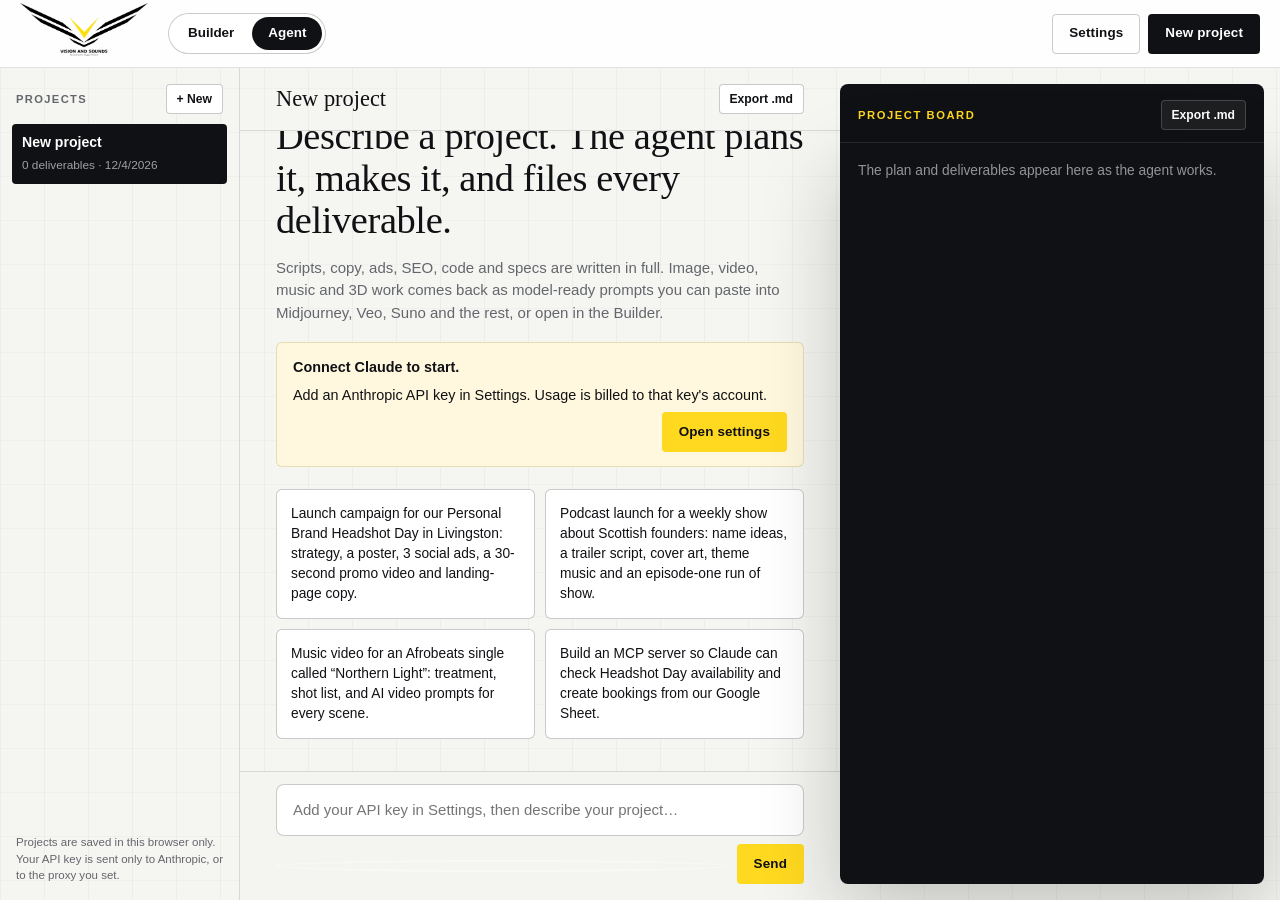
<file: Vision & Sounds/prompt-builder/agent.html>
<!doctype html>
<html lang="en">
  <head>
    <meta charset="utf-8">
    <meta name="viewport" content="width=device-width, initial-scale=1">
    <meta name="description" content="Vision and Sounds Agent: describe a creative project in chat and an AI production agent plans it, writes it and files every deliverable.">
    <title>Agent | Vision and Sounds Prompt Builder</title>
    <link rel="icon" href="../vision_and_sounds_logo_transparent.png">
    <link rel="stylesheet" href="builder.css">
    <link rel="stylesheet" href="agent.css">
  </head>
  <body class="agent-page">
    <header class="topbar">
      <a class="brand" href="../index.html" aria-label="Vision and Sounds home">
        <img src="../vision_and_sounds_logo_transparent.png" alt="Vision and Sounds">
      </a>
      <nav class="modes" aria-label="Prompt Builder modes">
        <a href="index.html">Builder</a>
        <a href="agent.html" aria-current="page">Agent</a>
      </nav>
      <div class="topbar-actions">
        <button type="button" class="btn ghost" data-action="settings">Settings</button>
        <button type="button" class="btn dark" data-action="new">New project</button>
      </div>
    </header>

    <div class="agent-layout">
      <aside class="projects" aria-label="Projects">
        <div class="projects-head">
          <h2>Projects</h2>
          <button type="button" class="mini ghost-dark" data-action="new">+ New</button>
        </div>
        <div class="projects-list" data-projects></div>
        <p class="privacy">Projects are saved in this browser only. Your API key is sent only to Anthropic, or to the proxy you set.</p>
      </aside>

      <main class="chat" aria-label="Chat">
        <div class="chat-head">
          <button type="button" class="mini ghost-dark only-mobile" data-action="toggle-projects" aria-label="Show projects">☰</button>
          <h1 data-project-title>New project</h1>
          <div class="view-switch only-mobile" role="group" aria-label="View">
            <button type="button" class="mini ghost-dark" data-action="view-chat">Chat</button>
            <button type="button" class="mini ghost-dark" data-action="view-board">Board <span class="count" data-board-count></span></button>
          </div>
          <button type="button" class="mini ghost-dark hide-mobile" data-action="export">Export .md</button>
        </div>
        <div class="transcript" data-transcript aria-live="polite"></div>
        <form class="composer" data-composer>
          <label class="sr-only" for="agent-input">Message the agent</label>
          <textarea id="agent-input" rows="1" placeholder="Describe your project, or ask for changes…" data-input></textarea>
          <div class="composer-row">
            <span class="status" data-status></span>
            <button type="button" class="btn ghost" data-stop hidden>Stop</button>
            <button type="submit" class="btn yellow" data-send>Send</button>
          </div>
        </form>
      </main>

      <aside class="board-panel" aria-label="Project board">
        <div class="board-head">
          <p class="panel-kicker">Project board</p>
          <button type="button" class="mini" data-action="export">Export .md</button>
        </div>
        <div class="board" data-board></div>
      </aside>
    </div>

    <dialog class="settings" data-settings aria-labelledby="settings-title">
      <form method="dialog">
        <header>
          <h2 id="settings-title">Agent settings</h2>
        </header>
        <div class="settings-body">
          <p class="notice ok" data-claude-note hidden><strong>Connected to your Claude account.</strong> Inside claude.ai the agent runs on your own plan, so you don't need an API key. Add one only to use the API instead.</p>
          <div class="field">
            <label class="field-label" for="s-key">Anthropic API key</label>
            <input id="s-key" name="key" type="password" autocomplete="off" placeholder="sk-ant-…">
            <p class="hint">Create one in the Claude Console (platform.claude.com). Usage is billed to that account. Don't use a key on a shared computer.</p>
          </div>
          <label class="check"><input type="checkbox" name="remember"> Remember the key on this device</label>
          <div class="field-row">
            <div class="field">
              <label class="field-label" for="s-model">Model</label>
              <select id="s-model" name="model">
                <option value="claude-opus-5-5">Claude Opus 5.5 (best)</option>
                <option value="claude-sonnet-5-5">Claude Sonnet 5.5 (faster, cheaper)</option>
              </select>
            </div>
            <div class="field">
              <label class="field-label" for="s-effort">Effort</label>
              <select id="s-effort" name="effort">
                <option value="low">Low — quick drafts</option>
                <option value="medium">Medium</option>
                <option value="high">High — recommended</option>
                <option value="xhigh">Extra high — complex builds</option>
              </select>
            </div>
          </div>
          <label class="check"><input type="checkbox" name="web"> Allow web research (search the web for facts and references)</label>
          <div class="field">
            <label class="field-label" for="s-base">Proxy URL (optional)</label>
            <input id="s-base" name="baseURL" type="url" placeholder="https://your-proxy.example.com">
            <p class="hint">For a public site: point this at a server that adds your key, and leave the key field empty.</p>
          </div>
        </div>
        <footer>
          <button type="submit" class="btn ghost" value="cancel" formnovalidate>Cancel</button>
          <button type="submit" class="btn dark" value="save">Save</button>
        </footer>
      </form>
    </dialog>

    <div class="toast" role="status" data-toast></div>

    <script src="domains.js"></script>
    <script src="agent.js"></script>
  </body>
</html>
</file>
<file: Vision & Sounds/styles.css>
:root {
  --ink: #101114;
  --muted: #64666d;
  --soft: #f5f5f1;
  --paper: #ffffff;
  --line: rgba(16, 17, 20, 0.12);
  --blue: #00a7c8;
  --blue-dark: #006c86;
  --orange: #ffd91f;
  --yellow: #ffd91f;
  --cream: #fff8de;
  --radius: 3px;
  --shadow: 0 28px 80px rgba(16, 17, 20, 0.16);
  --display: Georgia, "Times New Roman", serif;
  --body: "Avenir Next", Avenir, "Helvetica Neue", Helvetica, sans-serif;
}

* {
  box-sizing: border-box;
}

html {
  scroll-behavior: smooth;
}

body {
  margin: 0;
  color: var(--ink);
  background:
    linear-gradient(90deg, rgba(16, 17, 20, 0.035) 1px, transparent 1px),
    linear-gradient(180deg, rgba(16, 17, 20, 0.025) 1px, transparent 1px),
    var(--soft);
  background-size: 44px 44px;
  font-family: var(--body);
  text-rendering: optimizeLegibility;
  -webkit-font-smoothing: antialiased;
}

body.nav-open {
  overflow: hidden;
}

img {
  display: block;
  max-width: 100%;
}

a {
  color: inherit;
  text-decoration: none;
}

button,
input,
select,
textarea {
  font: inherit;
}

::selection {
  background: var(--yellow);
  color: var(--ink);
}

:focus-visible {
  outline: 3px solid rgba(255, 217, 31, 0.9);
  outline-offset: 4px;
}

.site-header {
  position: fixed;
  z-index: 20;
  top: 18px;
  left: 50%;
  display: grid;
  grid-template-columns: auto 1fr auto auto;
  gap: 18px;
  align-items: center;
  width: min(1180px, calc(100% - 32px));
  padding: 10px 12px;
  border: 1px solid rgba(255, 255, 255, 0.28);
  border-radius: 6px;
  background: rgba(255, 255, 255, 0.72);
  box-shadow: 0 18px 60px rgba(0, 58, 72, 0.16);
  transform: translateX(-50%);
  backdrop-filter: blur(18px);
  transition: background 180ms ease, border-color 180ms ease, box-shadow 180ms ease;
}

.site-header.scrolled {
  background: rgba(255, 255, 255, 0.94);
  border-color: rgba(16, 17, 20, 0.1);
  box-shadow: 0 14px 42px rgba(0, 0, 0, 0.1);
}

.brand {
  display: grid;
  place-items: center;
  width: 156px;
  height: 54px;
  overflow: visible;
  border-radius: 0;
  background: transparent;
  box-shadow: none;
}

.brand img {
  width: 150px;
  height: auto;
}

.nav {
  display: flex;
  justify-content: center;
  gap: 24px;
  color: rgba(16, 17, 20, 0.72);
  font-size: 0.82rem;
  font-weight: 700;
}

.nav a {
  position: relative;
  transition: color 160ms ease;
}

.nav a::after {
  content: "";
  position: absolute;
  right: 0;
  bottom: -7px;
  left: 0;
  height: 2px;
  background: var(--orange);
  transform: scaleX(0);
  transform-origin: right;
  transition: transform 180ms ease;
}

.nav a:hover,
.nav a:focus-visible {
  color: #8a6a00;
}

.nav a:hover::after,
.nav a:focus-visible::after {
  transform: scaleX(1);
  transform-origin: left;
}

.header-cta {
  display: inline-flex;
  justify-content: center;
  align-items: center;
  min-height: 40px;
  padding: 0 18px;
  border-radius: 4px;
  background: var(--ink);
  color: #fff;
  font-size: 0.82rem;
  font-weight: 800;
  box-shadow: 0 12px 30px rgba(16, 17, 20, 0.18);
  transition: background 160ms ease, transform 160ms ease;
}

.header-cta:hover,
.header-cta:focus-visible {
  background: var(--orange);
  color: var(--ink);
  transform: translateY(-1px);
}

.menu-toggle {
  display: none;
  width: 44px;
  height: 44px;
  border: 0;
  border-radius: 4px;
  background: var(--orange);
  cursor: pointer;
}

.menu-toggle span {
  display: block;
  width: 20px;
  height: 2px;
  margin: 5px auto;
  background: var(--ink);
  transition: transform 160ms ease;
}

.menu-toggle[aria-expanded="true"] span:first-child {
  transform: translateY(3.5px) rotate(45deg);
}

.menu-toggle[aria-expanded="true"] span:last-child {
  transform: translateY(-3.5px) rotate(-45deg);
}

.section {
  padding: 112px max(24px, calc((100vw - 1180px) / 2));
}

.section-dark {
  color: #fff;
  background: var(--ink);
}

.hero {
  position: relative;
  --hero-reveal-x: 50%;
  --hero-reveal-y: 50%;
  --hero-reveal-size: clamp(180px, 24vw, 360px);
  min-height: 100svh;
  overflow: hidden;
  isolation: isolate;
  padding: 150px max(24px, calc((100vw - 1180px) / 2)) 42px;
}

.hero::after {
  content: "";
  position: absolute;
  inset: 0;
  z-index: 1;
  pointer-events: none;
  background-image: linear-gradient(rgba(255, 255, 255, 0.055) 1px, transparent 1px), linear-gradient(90deg, rgba(255, 255, 255, 0.04) 1px, transparent 1px);
  background-size: 96px 96px;
  mask-image: linear-gradient(90deg, #000 0%, rgba(0, 0, 0, 0.48) 58%, transparent 100%);
}

.hero-media {
  position: absolute;
  inset: 0;
  z-index: 0;
  width: 100%;
  height: 100%;
  object-fit: cover;
  object-position: 66% center;
}

.hero-media-reveal {
  z-index: 1;
  opacity: 0;
  clip-path: none;
  mask-image: radial-gradient(
    circle var(--hero-reveal-size) at var(--hero-reveal-x) var(--hero-reveal-y),
    #000 0%,
    #000 48%,
    rgba(0, 0, 0, 0.52) 66%,
    transparent 100%
  );
  -webkit-mask-image: radial-gradient(
    circle var(--hero-reveal-size) at var(--hero-reveal-x) var(--hero-reveal-y),
    #000 0%,
    #000 48%,
    rgba(0, 0, 0, 0.52) 66%,
    transparent 100%
  );
  filter: saturate(1.05) contrast(1.02);
  pointer-events: none;
  transition: opacity 220ms ease, transform 700ms ease;
  transform: scale(1.025);
}

.hero.reveal-active .hero-media-reveal,
.hero:focus-within .hero-media-reveal {
  opacity: 0.98;
  transform: scale(1);
}

.hero-overlay {
  position: absolute;
  inset: 0;
  z-index: 2;
  background:
    linear-gradient(90deg, rgba(0, 41, 54, 0.98) 0%, rgba(0, 78, 96, 0.86) 37%, rgba(0, 112, 135, 0.18) 72%),
    linear-gradient(180deg, rgba(0, 0, 0, 0.08), rgba(0, 0, 0, 0.66));
  transition: background 520ms ease;
}

.hero:hover .hero-overlay,
.hero:focus-within .hero-overlay {
  background:
    linear-gradient(90deg, rgba(0, 31, 42, 0.9) 0%, rgba(0, 61, 78, 0.72) 38%, rgba(0, 92, 112, 0.1) 72%),
    linear-gradient(180deg, rgba(0, 0, 0, 0.04), rgba(0, 0, 0, 0.54));
}

.hero-grid {
  position: relative;
  z-index: 4;
  display: grid;
  grid-template-columns: minmax(0, 760px) minmax(260px, 360px);
  gap: 52px;
  align-items: end;
  min-height: calc(100svh - 184px);
}

.eyebrow {
  margin: 0 0 18px;
  color: var(--orange);
  font-size: 0.74rem;
  font-weight: 900;
  letter-spacing: 0.08em;
  text-transform: uppercase;
}

.hero-status {
  display: inline-flex;
  gap: 10px;
  align-items: center;
  margin-bottom: 18px;
  padding: 8px 12px;
  border: 1px solid rgba(255, 255, 255, 0.24);
  border-radius: 4px;
  background: rgba(255, 255, 255, 0.09);
  color: rgba(255, 255, 255, 0.82);
  backdrop-filter: blur(14px);
}

.hero-status span {
  width: 9px;
  height: 9px;
  border-radius: 4px;
  background: var(--yellow);
  box-shadow: 0 0 0 6px rgba(255, 217, 31, 0.18);
}

.hero-status p {
  margin: 0;
  font-size: 0.78rem;
  font-weight: 900;
}

.hero h1,
.section-heading h2,
.work-head h2,
.snapshot h2,
.pricing-intro h2,
.academy h2,
.contact h2 {
  margin: 0;
  letter-spacing: 0;
}

.hero h1 {
  max-width: 820px;
  font-family: var(--display);
  font-size: clamp(4.5rem, 11vw, 10.6rem);
  font-weight: 700;
  line-height: 0.85;
  text-wrap: balance;
  text-shadow: 0 20px 58px rgba(0, 0, 0, 0.24);
}

.hero-text {
  max-width: 620px;
  margin: 30px 0 0;
  color: rgba(255, 255, 255, 0.86);
  font-size: clamp(1.06rem, 2vw, 1.42rem);
  line-height: 1.45;
}

.hero-actions {
  display: flex;
  flex-wrap: wrap;
  gap: 12px;
  margin-top: 34px;
}

.button {
  display: inline-flex;
  justify-content: center;
  align-items: center;
  min-height: 48px;
  padding: 0 22px;
  border: 1px solid transparent;
  border-radius: 4px;
  font-weight: 900;
  cursor: pointer;
  position: relative;
  overflow: hidden;
  transition: transform 160ms ease, box-shadow 160ms ease, background 160ms ease, border-color 160ms ease;
}

.button::before {
  content: "";
  position: absolute;
  inset: 0;
  background: linear-gradient(110deg, transparent 20%, rgba(255, 255, 255, 0.28), transparent 80%);
  transform: translateX(-120%);
  transition: transform 520ms ease;
}

.button:hover::before,
.button:focus-visible::before {
  transform: translateX(120%);
}

.button:hover,
.button:focus-visible,
.price-card button:hover,
.price-card button:focus-visible {
  transform: translateY(-2px);
}

.button-primary {
  background: var(--orange);
  color: var(--ink);
  box-shadow: 0 16px 42px rgba(255, 217, 31, 0.35);
}

.button-secondary {
  border-color: rgba(255, 255, 255, 0.56);
  background: rgba(255, 255, 255, 0.08);
  color: #fff;
  backdrop-filter: blur(12px);
}

.button-dark {
  background: var(--ink);
  color: #fff;
}

.hero-panel {
  --panel-base-lift: clamp(-92px, -7vh, -42px);
  --panel-scroll-lift: 0px;
  align-self: center;
  padding: 26px;
  border: 1px solid rgba(255, 255, 255, 0.26);
  border-radius: var(--radius);
  background: linear-gradient(180deg, rgba(255, 255, 255, 0.16), rgba(255, 255, 255, 0.07));
  box-shadow: 0 28px 90px rgba(0, 0, 0, 0.26);
  backdrop-filter: blur(18px);
}

.hero-panel.reveal {
  transform: translateY(calc(var(--panel-base-lift) + var(--panel-scroll-lift) + 18px));
}

.hero-panel.reveal.in-view {
  transform: translateY(calc(var(--panel-base-lift) + var(--panel-scroll-lift)));
}

.hero-panel p,
.hero-panel span {
  margin: 0;
  color: rgba(255, 255, 255, 0.7);
  font-size: 0.86rem;
}

.hero-panel strong {
  display: block;
  margin: 16px 0 32px;
  font-family: var(--display);
  font-size: 2.15rem;
  line-height: 1;
}

.hero-proof {
  display: flex;
  flex-wrap: wrap;
  gap: 8px;
  margin-top: 22px;
}

.hero-proof span {
  padding: 8px 10px;
  border: 1px solid rgba(255, 255, 255, 0.28);
  border-radius: 4px;
  color: rgba(255, 255, 255, 0.74);
  font-size: 0.76rem;
  font-weight: 900;
}

.panel-metrics {
  display: grid;
  gap: 10px;
}

.panel-metrics span {
  display: flex;
  justify-content: space-between;
  gap: 16px;
  padding-top: 12px;
  border-top: 1px solid rgba(255, 255, 255, 0.16);
  color: rgba(255, 255, 255, 0.76);
}

.panel-metrics b {
  color: var(--yellow);
}

.hero-wordmark {
  position: absolute;
  z-index: 3;
  right: 3vw;
  bottom: -3vw;
  color: rgba(255, 217, 31, 0.88);
  font-size: clamp(5rem, 18vw, 18rem);
  font-weight: 950;
  line-height: 0.76;
  mix-blend-mode: screen;
  pointer-events: none;
}

.strip {
  padding: 0;
  overflow: hidden;
  border-bottom: 1px solid var(--line);
  background:
    linear-gradient(90deg, rgba(0, 167, 200, 0.09), rgba(255, 255, 255, 0) 30%),
    var(--paper);
}

.service-logo-marquee {
  position: relative;
  overflow: hidden;
  padding: 18px 0;
}

.service-logo-marquee::before,
.service-logo-marquee::after {
  content: "";
  position: absolute;
  z-index: 2;
  top: 0;
  bottom: 0;
  width: min(14vw, 160px);
  pointer-events: none;
}

.service-logo-marquee::before {
  left: 0;
  background: linear-gradient(90deg, var(--paper), rgba(255, 255, 255, 0));
}

.service-logo-marquee::after {
  right: 0;
  background: linear-gradient(270deg, var(--paper), rgba(255, 255, 255, 0));
}

.service-logo-track {
  display: flex;
  gap: 18px;
  width: max-content;
  padding-inline: 18px;
  animation: service-logo-scroll 32s linear infinite;
  will-change: transform;
}

.service-logo-marquee:hover .service-logo-track {
  animation-play-state: paused;
}

.service-logo {
  display: inline-flex;
  gap: 11px;
  align-items: center;
  min-height: 62px;
  padding: 10px 20px 10px 10px;
  border: 1px solid rgba(16, 17, 20, 0.1);
  border-radius: 4px;
  background: rgba(255, 255, 255, 0.66);
  box-shadow: 0 10px 28px rgba(0, 58, 72, 0.06);
  white-space: nowrap;
}

.service-logo b {
  display: inline-grid;
  place-items: center;
  width: 38px;
  height: 38px;
  border-radius: 3px;
  background: var(--ink);
  color: var(--yellow);
  font-size: 0.72rem;
  font-weight: 700;
}

.service-logo strong {
  color: rgba(16, 17, 20, 0.72);
  font-size: clamp(0.98rem, 1.35vw, 1.18rem);
  font-weight: 500;
}

.service-logo:nth-child(3n) b {
  background: var(--orange);
  color: var(--ink);
}

.service-logo:nth-child(3n + 1) b {
  background: var(--blue-dark);
  color: #fff;
}

@keyframes service-logo-scroll {
  from {
    transform: translateX(0);
  }
  to {
    transform: translateX(-50%);
  }
}

@media (prefers-reduced-motion: reduce) {
  .service-logo-track {
    overflow-x: auto;
    width: auto;
    animation: none;
    scrollbar-width: none;
  }
}

.services,
.headshots,
.contact {
  background: var(--paper);
}

.section-heading {
  display: grid;
  grid-template-columns: minmax(290px, 0.82fr) minmax(0, 1.18fr);
  gap: clamp(32px, 5vw, 68px);
  align-items: center;
  margin-bottom: 58px;
}

.section-heading h2,
.work-head h2,
.pricing-intro h2,
.academy h2,
.contact h2 {
  font-size: clamp(2.8rem, 7.2vw, 6.9rem);
  line-height: 0.88;
  text-wrap: balance;
}

.section-lede {
  max-width: 640px;
  margin: 26px 0 0;
  color: var(--muted);
  font-size: clamp(1.02rem, 1.7vw, 1.28rem);
  line-height: 1.42;
}

.section-media-column {
  display: grid;
  gap: 18px;
  align-self: start;
}

.section-visual {
  display: grid;
  gap: 12px;
  max-width: 520px;
  margin: 0;
}

.section-visual img {
  width: 100%;
  aspect-ratio: 4 / 5;
  object-fit: cover;
  border: 1px solid var(--line);
  border-radius: var(--radius);
  box-shadow: 0 24px 68px rgba(0, 58, 72, 0.12);
}

.section-visual figcaption {
  margin: 0;
  padding-left: 14px;
  border-left: 3px solid var(--yellow);
  color: var(--muted);
  font-size: 0.88rem;
  line-height: 1.38;
}

.service-list {
  border-top: 1px solid var(--line);
  background: rgba(255, 255, 255, 0.62);
}

.service-row {
  position: relative;
  display: grid;
  grid-template-columns: 70px 0.68fr 1.08fr 0.72fr;
  gap: 36px;
  align-items: start;
  padding: 34px 22px;
  border-bottom: 1px solid var(--line);
  overflow: hidden;
  transition: background 180ms ease, transform 180ms ease;
}

.service-row::before {
  content: "";
  position: absolute;
  inset: 0 auto 0 0;
  width: 4px;
  background: var(--orange);
  transform: scaleY(0);
  transform-origin: top;
  transition: transform 180ms ease;
}

.service-row:hover {
  background: var(--cream);
  transform: translateX(4px);
}

.service-row:hover::before {
  transform: scaleY(1);
}

.service-row span {
  color: var(--orange);
  font-size: 0.78rem;
  font-weight: 900;
}

.service-row h3 {
  margin: 0;
  font-size: clamp(1.35rem, 2.6vw, 2rem);
  letter-spacing: 0;
}

.service-row h3::after {
  content: "";
  display: inline-block;
  width: 44px;
  height: 2px;
  margin-left: 12px;
  vertical-align: middle;
  background: var(--ink);
}

.service-row p {
  margin: 0;
  color: var(--muted);
  font-size: 1.05rem;
  line-height: 1.45;
}

.service-row ul,
.price-card ul {
  display: grid;
  gap: 8px;
  margin: 0;
  padding: 0;
  list-style: none;
}

.service-row li {
  color: var(--muted);
  font-size: 0.88rem;
}

.work {
  background:
    linear-gradient(180deg, rgba(0, 167, 200, 0.18), rgba(245, 245, 241, 0) 34%),
    linear-gradient(90deg, rgba(255, 217, 31, 0.16), transparent 38%),
    var(--soft);
}

.work-head {
  display: grid;
  grid-template-columns: minmax(0, 720px) auto;
  gap: 40px;
  align-items: end;
  margin-bottom: 34px;
}

.filters {
  display: flex;
  flex-wrap: wrap;
  gap: 8px;
  justify-content: end;
}

.filter {
  min-height: 38px;
  padding: 0 15px;
  border: 1px solid var(--line);
  border-radius: 4px;
  background: rgba(255, 255, 255, 0.7);
  color: var(--muted);
  font-size: 0.82rem;
  font-weight: 900;
  cursor: pointer;
  transition: transform 160ms ease, border-color 160ms ease, background 160ms ease, color 160ms ease;
}

.filter.active {
  border-color: var(--ink);
  background: var(--ink);
  color: #fff;
}

.filter:hover,
.filter:focus-visible {
  border-color: var(--orange);
  transform: translateY(-2px);
}

.project-grid {
  display: grid;
  grid-template-columns: repeat(2, minmax(0, 1fr));
  gap: 12px;
  overflow: hidden;
  border: 12px solid var(--paper);
  border-radius: var(--radius);
  background: var(--paper);
  box-shadow: var(--shadow);
}

.project-card {
  position: relative;
  min-height: 430px;
  overflow: hidden;
  background: #111;
  isolation: isolate;
}

.project-card[hidden] {
  display: none;
}

.project-card img {
  width: 100%;
  height: 100%;
  min-height: 430px;
  object-fit: cover;
  transition: transform 500ms ease, opacity 200ms ease;
}

.project-card::after {
  content: "";
  position: absolute;
  inset: 0;
  z-index: 1;
  background:
    linear-gradient(180deg, rgba(0, 0, 0, 0) 42%, rgba(0, 0, 0, 0.52)),
    linear-gradient(90deg, rgba(0, 167, 200, 0.06), transparent 42%);
}

.project-card:hover img {
  transform: scale(1.055);
}

.project-copy {
  position: absolute;
  z-index: 2;
  right: 28px;
  bottom: 26px;
  left: 28px;
  color: #fff;
  transform: translateY(6px);
  transition: transform 220ms ease;
}

.project-card:hover .project-copy {
  transform: translateY(0);
}

.project-copy p,
.project-copy span {
  margin: 0;
  color: rgba(255, 255, 255, 0.78);
  font-size: 0.78rem;
  font-weight: 800;
}

.project-copy h3 {
  margin: 8px 0 6px;
  font-size: clamp(1.8rem, 3.8vw, 2.8rem);
  line-height: 0.96;
  text-wrap: balance;
}

.snapshot {
  display: grid;
  grid-template-columns: minmax(0, 0.96fr) minmax(330px, 0.74fr);
  gap: clamp(34px, 5vw, 64px);
  align-items: center;
  background:
    linear-gradient(135deg, rgba(0, 167, 200, 0.12), transparent 38%),
    #050607;
}

.snapshot-feature {
  min-height: 450px;
  padding: clamp(34px, 4vw, 50px);
  border-radius: var(--radius);
  background:
    linear-gradient(135deg, rgba(0, 167, 200, 0.28), rgba(255, 217, 31, 0.22)),
    #0d1113;
  box-shadow: inset 0 0 0 1px rgba(255, 255, 255, 0.08);
}

.snapshot h2 {
  max-width: 760px;
  font-size: clamp(2.4rem, 5.2vw, 5.4rem);
  line-height: 0.9;
}

.text-link {
  display: inline-flex;
  margin-top: 34px;
  border-bottom: 2px solid var(--orange);
  color: #fff;
  font-weight: 900;
}

.snapshot-side {
  display: grid;
  gap: 14px;
}

.method-visual {
  margin: 0;
  overflow: hidden;
  border: 1px solid rgba(255, 255, 255, 0.12);
  border-radius: var(--radius);
  background: rgba(255, 255, 255, 0.04);
}

.method-visual img {
  width: 100%;
  aspect-ratio: 16 / 9;
  object-fit: cover;
}

.method-visual figcaption {
  margin: 0;
  padding: 14px 16px;
  color: rgba(255, 255, 255, 0.72);
  font-size: 0.88rem;
  line-height: 1.35;
}

.stats {
  display: grid;
  grid-template-columns: repeat(3, 1fr);
  border: 1px solid rgba(255, 255, 255, 0.12);
  overflow: hidden;
  border-radius: var(--radius);
  background: rgba(255, 255, 255, 0.045);
}

.stats div {
  padding: 30px 22px;
  border-right: 1px solid rgba(255, 255, 255, 0.18);
}

.stats div:last-child {
  border-right: 0;
}

.stats strong {
  display: block;
  color: var(--yellow);
  font-size: clamp(2.6rem, 5vw, 4.2rem);
  line-height: 1;
}

.stats span {
  display: block;
  margin-top: 8px;
  color: rgba(255, 255, 255, 0.68);
  font-size: 0.84rem;
  font-weight: 800;
}

.pricing-intro {
  display: grid;
  grid-template-columns: minmax(290px, 0.82fr) minmax(0, 1.18fr);
  gap: clamp(32px, 5vw, 68px);
  align-items: center;
  margin-bottom: 32px;
}

.headshot-media-column {
  display: grid;
  gap: 18px;
  align-self: start;
}

.headshot-visual {
  display: grid;
  gap: 12px;
  max-width: 520px;
  margin: 0;
}

.headshot-visual img {
  width: 100%;
  aspect-ratio: 4 / 5;
  object-fit: cover;
  border: 1px solid var(--line);
  border-radius: var(--radius);
  box-shadow: 0 24px 68px rgba(0, 58, 72, 0.12);
}

.headshot-visual figcaption {
  margin: 0;
  padding-left: 14px;
  border-left: 3px solid var(--yellow);
  color: var(--muted);
  font-size: 0.88rem;
  line-height: 1.38;
}

.pricing-intro h2 {
  max-width: 660px;
  font-size: clamp(3rem, 6.2vw, 6.2rem);
  line-height: 0.94;
}

.headshot-copy p {
  margin: 0;
  color: var(--muted);
  font-size: clamp(1.02rem, 1.55vw, 1.2rem);
  line-height: 1.56;
}

.headshot-copy p {
  max-width: 600px;
  margin-top: 28px;
}

.registration-band {
  display: grid;
  grid-template-columns: auto auto minmax(0, 1fr) auto;
  gap: 18px;
  align-items: center;
  margin-bottom: 14px;
  padding: 16px 18px;
  border: 1px solid rgba(255, 217, 31, 0.5);
  border-radius: var(--radius);
  background: linear-gradient(90deg, rgba(255, 217, 31, 0.22), rgba(0, 167, 200, 0.08));
}

.registration-band span {
  padding: 7px 10px;
  border-radius: 3px;
  background: var(--yellow);
  font-size: 0.76rem;
  font-weight: 950;
}

.registration-band strong {
  font-size: clamp(1.2rem, 2vw, 1.6rem);
}

.registration-band p {
  margin: 0;
  color: var(--muted);
  line-height: 1.35;
}

.registration-band a {
  color: #806300;
  font-weight: 950;
  white-space: nowrap;
}

.pricing-grid {
  display: grid;
  grid-template-columns: repeat(4, minmax(0, 1fr));
  gap: 14px;
}

.price-card {
  position: relative;
  display: flex;
  flex-direction: column;
  min-height: 420px;
  padding: clamp(22px, 2.3vw, 30px);
  border: 1px solid var(--line);
  border-radius: var(--radius);
  background:
    linear-gradient(180deg, rgba(255, 255, 255, 0.86), rgba(247, 247, 244, 0.92)),
    #f7f7f4;
  overflow: hidden;
  transition: transform 180ms ease, border-color 180ms ease, background 180ms ease, box-shadow 180ms ease;
}

.price-card::before {
  content: "";
  position: absolute;
  inset: 0 0 auto;
  height: 4px;
  background: var(--yellow);
  transform: scaleX(0);
  transform-origin: left;
  transition: transform 180ms ease;
}

.price-card:hover,
.price-card:focus-within,
.price-card.selected {
  border-color: rgba(255, 217, 31, 0.82);
  box-shadow: var(--shadow);
  transform: translateY(-5px);
}

.price-card:hover::before,
.price-card:focus-within::before,
.price-card.selected::before {
  transform: scaleX(1);
}

.price-card.featured {
  background:
    linear-gradient(145deg, rgba(255, 217, 31, 0.18), transparent 38%),
    var(--orange);
  color: var(--ink);
  box-shadow: 0 26px 80px rgba(255, 217, 31, 0.28);
}

.price-card p {
  margin: 0;
  font-weight: 900;
}

.price-card h3 {
  margin: 28px 0 26px;
  font-size: clamp(2.6rem, 5vw, 4.8rem);
  line-height: 0.9;
  letter-spacing: 0;
}

.price-card li {
  color: currentColor;
  opacity: 0.72;
  font-size: 0.94rem;
  line-height: 1.35;
}

.price-card button {
  min-height: 44px;
  margin-top: auto;
  border: 0;
  border-radius: 4px;
  background: var(--ink);
  color: #fff;
  font-weight: 900;
  cursor: pointer;
  transition: background 160ms ease, color 160ms ease, transform 160ms ease;
}

.price-card.featured button {
  background: var(--ink);
  color: #fff;
}

.academy {
  display: grid;
  grid-template-columns: minmax(0, 0.82fr) minmax(300px, 0.7fr);
  gap: 14px;
  background:
    linear-gradient(120deg, rgba(255, 217, 31, 0.36), rgba(0, 167, 200, 0.18)),
    var(--soft);
}

.academy-card,
.academy-grid {
  border-radius: var(--radius);
  background: var(--paper);
  box-shadow: 0 18px 70px rgba(16, 17, 20, 0.08);
}

.academy-card {
  padding: clamp(30px, 4vw, 46px);
}

.academy-card p:not(.eyebrow) {
  max-width: 620px;
  margin: 24px 0 30px;
  color: var(--muted);
  font-size: 1.12rem;
  line-height: 1.48;
}

.academy-grid {
  display: grid;
  grid-template-columns: repeat(2, minmax(0, 1fr));
  gap: 1px;
  overflow: hidden;
  background: var(--line);
}

.academy-grid span {
  display: grid;
  place-items: center;
  min-height: 132px;
  padding: 18px;
  background: var(--paper);
  font-size: 1.05rem;
  font-weight: 900;
  text-align: center;
}

.contact {
  display: grid;
  grid-template-columns: minmax(0, 0.9fr) minmax(320px, 0.56fr);
  gap: clamp(34px, 5vw, 64px);
  align-items: start;
}

.contact-copy p:not(.eyebrow) {
  max-width: 660px;
  color: var(--muted);
  font-size: 1.12rem;
  line-height: 1.5;
}

.contact-lines {
  display: grid;
  gap: 10px;
  margin-top: 30px;
  color: var(--ink);
  font-weight: 900;
}

.contact-form {
  display: grid;
  gap: 16px;
  padding: clamp(22px, 3vw, 30px);
  border-radius: var(--radius);
  background: var(--ink);
  color: #fff;
  box-shadow: var(--shadow);
}

.contact-form label {
  display: grid;
  gap: 8px;
  color: rgba(255, 255, 255, 0.74);
  font-size: 0.86rem;
  font-weight: 800;
}

.contact-form input,
.contact-form select,
.contact-form textarea {
  width: 100%;
  border: 1px solid rgba(255, 255, 255, 0.18);
  border-radius: var(--radius);
  background: rgba(255, 255, 255, 0.08);
  color: #fff;
  padding: 14px;
  outline: none;
}

.contact-form select {
  color-scheme: dark;
}

.contact-form textarea {
  resize: vertical;
}

.contact-form input:focus,
.contact-form select:focus,
.contact-form textarea:focus {
  border-color: var(--orange);
}

.form-status {
  min-height: 22px;
  margin: 0;
  color: rgba(255, 255, 255, 0.74);
  font-size: 0.9rem;
}

.footer {
  display: flex;
  flex-wrap: wrap;
  gap: 14px 28px;
  justify-content: space-between;
  align-items: center;
  padding: 28px max(24px, calc((100vw - 1180px) / 2));
  border-top: 1px solid var(--line);
  background: var(--paper);
  color: var(--muted);
  font-size: 0.88rem;
  font-weight: 800;
}

.reveal {
  opacity: 0;
  transform: translateY(18px);
  transition: opacity 520ms ease, transform 520ms ease;
}

.reveal.in-view {
  opacity: 1;
  transform: translateY(0);
}

@media (max-width: 960px) {
  .site-header {
    grid-template-columns: auto 1fr auto;
  }

  .nav,
  .header-cta {
    display: none;
  }

  .menu-toggle {
    display: block;
    grid-column: 3;
  }

  .nav {
    position: fixed;
    top: 82px;
    right: 16px;
    left: 16px;
    display: none;
    flex-direction: column;
    gap: 0;
    overflow: hidden;
    border-radius: 4px;
    background: #fff;
    box-shadow: var(--shadow);
  }

  .nav.open {
    display: flex;
  }

  .nav a {
    padding: 18px 22px;
    border-bottom: 1px solid var(--line);
    font-size: 1rem;
  }

  .hero-grid,
  .section-heading,
  .work-head,
  .snapshot,
  .pricing-intro,
  .academy,
  .contact {
    grid-template-columns: 1fr;
  }

  .section-heading {
    gap: 30px;
    margin-bottom: 44px;
  }

  .section-copy {
    max-width: 760px;
  }

  .headshot-copy {
    max-width: 760px;
  }

  .hero-grid {
    align-items: start;
    gap: 28px;
    min-height: auto;
  }

  .hero-panel {
    --panel-base-lift: 0px;
    --panel-scroll-lift: 0px;
    align-self: stretch;
  }

  .hero h1 {
    font-size: clamp(4rem, 17vw, 7rem);
  }

  .hero-wordmark {
    right: -3vw;
    bottom: 3vw;
  }

  .service-row {
    grid-template-columns: 48px 1fr;
    gap: 12px 24px;
    padding-inline: 18px;
  }

  .service-row p,
  .service-row ul {
    grid-column: 2;
  }

  .section-visual {
    grid-template-columns: 1fr;
    max-width: 680px;
  }

  .section-visual figcaption {
    padding: 0 0 0 14px;
  }

  .headshot-visual {
    max-width: 680px;
  }

  .headshot-visual figcaption {
    padding: 0 0 0 14px;
  }

  .snapshot {
    gap: 18px;
  }

  .snapshot-feature {
    min-height: auto;
  }

  .snapshot-side {
    max-width: 680px;
  }

  .project-grid,
  .pricing-grid {
    grid-template-columns: 1fr 1fr;
  }

  .registration-band {
    grid-template-columns: auto 1fr;
  }

  .registration-band p,
  .registration-band a {
    grid-column: 1 / -1;
  }

  .pricing-grid {
    gap: 12px;
  }

  .price-card {
    min-height: 360px;
  }
}

@media (max-width: 640px) {
  .site-header {
    top: 10px;
    width: calc(100% - 20px);
    padding: 8px;
  }

  .brand {
    width: 126px;
    height: 44px;
  }

  .brand img {
    width: 122px;
  }

  .section {
    padding: 76px 18px;
  }

  .section-heading {
    gap: 24px;
    margin-bottom: 34px;
  }

  .hero {
    min-height: 100svh;
    padding: 112px 18px 28px;
  }

  .hero-overlay {
    background:
      linear-gradient(90deg, rgba(0, 55, 68, 0.98), rgba(0, 91, 112, 0.82)),
      linear-gradient(180deg, rgba(0, 0, 0, 0.1), rgba(0, 0, 0, 0.62));
  }

  .hero-media {
    object-position: 63% center;
  }

  .hero-panel {
    padding: 18px;
  }

  .hero-status {
    align-items: flex-start;
    border-radius: 4px;
  }

  .hero-panel strong {
    font-size: 1.35rem;
  }

  .hero-actions {
    flex-direction: column;
  }

  .button {
    width: 100%;
  }

  .service-logo-marquee {
    padding: 14px 0;
  }

  .service-logo-track {
    gap: 12px;
    animation-duration: 26s;
  }

  .service-logo {
    min-height: 62px;
    padding-right: 18px;
  }

  .service-logo b {
    width: 34px;
    height: 34px;
  }

  .section-heading h2,
  .work-head h2,
  .pricing-intro h2,
  .academy h2,
  .contact h2 {
    font-size: clamp(2.8rem, 15vw, 4.2rem);
  }

  .section-lede {
    margin-top: 18px;
  }

  .section-visual img {
    aspect-ratio: 5 / 4;
  }

  .section-visual figcaption,
  .headshot-visual figcaption,
  .method-visual figcaption {
    font-size: 0.82rem;
  }

  .headshot-copy p {
    margin-top: 20px;
  }

  .headshot-visual img {
    aspect-ratio: 5 / 4;
  }

  .project-grid,
  .pricing-grid,
  .academy-grid,
  .stats {
    grid-template-columns: 1fr;
  }

  .registration-band {
    grid-template-columns: 1fr;
    gap: 10px;
  }

  .registration-band span {
    width: max-content;
  }

  .project-card,
  .project-card img {
    min-height: 340px;
  }

  .snapshot-feature,
  .academy-card,
  .contact-form {
    padding: 24px;
  }

  .snapshot h2 {
    font-size: clamp(2.5rem, 13vw, 4rem);
  }

  .method-visual img {
    aspect-ratio: 4 / 3;
  }

  .stats div {
    border-right: 0;
    border-bottom: 1px solid rgba(255, 255, 255, 0.18);
  }

  .stats div:last-child {
    border-bottom: 0;
  }
}
</file>
<file: Vision & Sounds/prompt-builder/builder.css>
:root {
  --ink: #101114;
  --ink-2: #1a1c21;
  --ink-3: #26292f;
  --muted: #64666d;
  --soft: #f5f5f1;
  --paper: #ffffff;
  --line: rgba(16, 17, 20, 0.12);
  --line-strong: rgba(16, 17, 20, 0.22);
  --blue: #00a7c8;
  --blue-dark: #006c86;
  --blue-wash: #e3f6fa;
  --yellow: #ffd91f;
  --cream: #fff8de;
  --radius: 4px;
  --display: Georgia, "Times New Roman", serif;
  --body: "Avenir Next", Avenir, "Helvetica Neue", Helvetica, Arial, sans-serif;
  --mono: ui-monospace, "SF Mono", "JetBrains Mono", Menlo, Consolas, monospace;
  --top: 68px;
}

* { box-sizing: border-box; }

html { scroll-behavior: smooth; }

body {
  margin: 0;
  color: var(--ink);
  background:
    linear-gradient(90deg, rgba(16, 17, 20, 0.035) 1px, transparent 1px),
    linear-gradient(180deg, rgba(16, 17, 20, 0.025) 1px, transparent 1px),
    var(--soft);
  background-size: 44px 44px;
  font-family: var(--body);
  font-size: 15px;
  line-height: 1.5;
  -webkit-font-smoothing: antialiased;
  text-rendering: optimizeLegibility;
}

img { display: block; max-width: 100%; }
a { color: inherit; text-decoration: none; }
button, input, select, textarea { font: inherit; color: inherit; }
button { cursor: pointer; }
::selection { background: var(--yellow); color: var(--ink); }
:focus-visible { outline: 3px solid rgba(0, 167, 200, 0.55); outline-offset: 2px; }
[hidden] { display: none !important; }

.sr-only {
  position: absolute; width: 1px; height: 1px; padding: 0; margin: -1px;
  overflow: hidden; clip: rect(0 0 0 0); white-space: nowrap; border: 0;
}

.skip {
  position: absolute; left: 12px; top: -48px; z-index: 50;
  padding: 10px 14px; background: var(--yellow); font-weight: 800; border-radius: var(--radius);
}
.skip:focus { top: 12px; }

/* ---------------- buttons ---------------- */
.btn {
  display: inline-flex; align-items: center; justify-content: center; gap: 6px;
  min-height: 40px; padding: 0 16px;
  border: 1px solid transparent; border-radius: var(--radius);
  font-size: 0.84rem; font-weight: 800; letter-spacing: 0.01em; white-space: nowrap;
  transition: background 150ms ease, color 150ms ease, border-color 150ms ease, transform 150ms ease;
}
.btn:active { transform: translateY(1px); }
.btn.dark { background: var(--ink); color: #fff; }
.btn.dark:hover { background: var(--blue-dark); }
.btn.yellow { background: var(--yellow); color: var(--ink); }
.btn.yellow:hover { background: #ffe55c; }
.btn.ghost { background: transparent; border-color: var(--line-strong); }
.btn.ghost:hover { background: var(--paper); border-color: var(--ink); }

.mini {
  min-height: 30px; padding: 0 10px;
  border: 1px solid rgba(255, 255, 255, 0.18); border-radius: var(--radius);
  background: rgba(255, 255, 255, 0.06); color: #fff;
  font-size: 0.76rem; font-weight: 700;
  transition: background 150ms ease, border-color 150ms ease;
}
.mini:hover { background: rgba(255, 255, 255, 0.14); border-color: rgba(255, 255, 255, 0.4); }

/* ---------------- top bar ---------------- */
.topbar {
  position: sticky; top: 0; z-index: 30;
  display: grid; grid-template-columns: auto 1fr auto; align-items: center; gap: 20px;
  height: var(--top); padding: 0 20px;
  background: rgba(255, 255, 255, 0.9);
  border-bottom: 1px solid var(--line);
  backdrop-filter: blur(16px);
}
.brand img { width: 128px; height: auto; }
.topbar-title { display: flex; align-items: center; gap: 10px; min-width: 0; }
.topbar-title strong { font-family: var(--display); font-size: 1.25rem; font-weight: 400; letter-spacing: -0.01em; }
.topbar-title .muted { color: var(--muted); font-size: 0.78rem; font-weight: 700; letter-spacing: 0.04em; text-transform: uppercase; white-space: nowrap; overflow: hidden; text-overflow: ellipsis; }
.dot { width: 9px; height: 9px; border-radius: 50%; background: var(--blue); box-shadow: 0 0 0 4px rgba(0, 167, 200, 0.18); flex: none; }
.topbar-actions { display: flex; gap: 8px; }

/* ---------------- mode switch ---------------- */
.modes {
  display: inline-flex; justify-self: start; gap: 2px; padding: 3px;
  border: 1px solid var(--line-strong); border-radius: 999px; background: var(--paper);
}
.modes a {
  padding: 6px 16px; border-radius: 999px;
  font-size: 0.84rem; font-weight: 800;
  transition: background 140ms ease, color 140ms ease;
}
.modes a:hover { background: rgba(16, 17, 20, 0.06); }
.modes a[aria-current="page"] { background: var(--ink); color: #fff; }

/* ---------------- layout ---------------- */
.layout {
  display: grid;
  grid-template-columns: 228px minmax(0, 1fr) minmax(380px, 460px);
  gap: 0;
  max-width: 1600px;
  margin: 0 auto;
  min-height: calc(100vh - var(--top));
}

/* ---------------- rail ---------------- */
.rail {
  position: sticky; top: var(--top);
  align-self: start;
  height: calc(100vh - var(--top));
  overflow-y: auto;
  padding: 18px 12px 32px 16px;
  border-right: 1px solid var(--line);
}
.search input {
  width: 100%; height: 38px; padding: 0 12px;
  border: 1px solid var(--line-strong); border-radius: var(--radius);
  background: var(--paper);
}
.search input:focus { border-color: var(--blue); outline: none; box-shadow: 0 0 0 3px rgba(0, 167, 200, 0.18); }
.rail-group { margin-top: 18px; }
.rail-label {
  margin: 0 0 6px 8px;
  color: var(--muted); font-size: 0.68rem; font-weight: 800; letter-spacing: 0.12em; text-transform: uppercase;
}
.rail-item {
  display: flex; align-items: center; gap: 10px;
  width: 100%; padding: 7px 8px;
  border: 0; border-radius: var(--radius);
  background: transparent; text-align: left;
  font-size: 0.9rem; font-weight: 600;
  transition: background 140ms ease;
}
.rail-item:hover { background: rgba(16, 17, 20, 0.05); }
.rail-item[aria-current="page"] { background: var(--ink); color: #fff; }
.rail-item[aria-current="page"] .glyph { background: var(--yellow); color: var(--ink); border-color: var(--yellow); }
.glyph {
  display: inline-grid; place-items: center; flex: none;
  width: 28px; height: 28px;
  border: 1px solid var(--line-strong); border-radius: 3px;
  background: var(--paper);
  font-family: var(--mono); font-size: 0.7rem; font-weight: 700; letter-spacing: -0.02em;
}
.rail-empty { padding: 12px 8px; color: var(--muted); font-size: 0.85rem; }

/* ---------------- builder ---------------- */
.builder { min-width: 0; padding: 32px clamp(20px, 3vw, 44px) 120px; }
.builder-head .eyebrow {
  margin: 0 0 6px;
  color: var(--blue-dark); font-size: 0.72rem; font-weight: 800; letter-spacing: 0.14em; text-transform: uppercase;
}
.builder-head h1 {
  margin: 0;
  font-family: var(--display); font-weight: 400;
  font-size: clamp(2.1rem, 3.6vw, 3.2rem); line-height: 1.02; letter-spacing: -0.02em;
}
.builder-head .lede { max-width: 60ch; margin: 10px 0 0; color: var(--muted); font-size: 1rem; }

.targets { margin-top: 24px; }
.segmented { display: flex; flex-wrap: wrap; gap: 6px; }
.seg {
  min-height: 36px; padding: 0 14px;
  border: 1px solid var(--line-strong); border-radius: 999px;
  background: var(--paper);
  font-size: 0.84rem; font-weight: 700;
  transition: background 140ms ease, border-color 140ms ease, color 140ms ease;
}
.seg:hover { border-color: var(--ink); }
.seg[aria-checked="true"] { background: var(--blue); border-color: var(--blue); color: #fff; }

.toolbar { display: flex; gap: 8px; margin: 18px 0 6px; }

.form-section {
  margin: 22px 0 0; padding: 20px 20px 6px;
  border: 1px solid var(--line); border-radius: 6px;
  background: rgba(255, 255, 255, 0.82);
  min-width: 0;
}
.form-section legend {
  padding: 0 8px; margin-left: -8px;
  font-family: var(--display); font-size: 1.15rem;
}
.globals { background: var(--cream); border-color: rgba(138, 106, 0, 0.18); }

.field { margin-bottom: 18px; min-width: 0; }
.field-row { display: grid; grid-template-columns: 1fr 1fr; gap: 16px; }
.field-top { display: flex; align-items: baseline; justify-content: space-between; gap: 10px; }
.field-label {
  display: block; margin: 0 0 7px;
  font-size: 0.78rem; font-weight: 800; letter-spacing: 0.05em; text-transform: uppercase;
}
.req { color: var(--blue-dark); }
.idea {
  padding: 2px 6px; border: 0; border-radius: 3px; background: transparent;
  color: var(--blue-dark); font-size: 0.76rem; font-weight: 800;
}
.idea:hover { background: var(--blue-wash); }

.field input[type="text"],
.field input:not([type]),
.field textarea,
.field select {
  width: 100%; padding: 10px 12px;
  border: 1px solid var(--line-strong); border-radius: var(--radius);
  background: var(--paper);
  transition: border-color 140ms ease, box-shadow 140ms ease;
}
.field textarea { min-height: 76px; resize: vertical; line-height: 1.45; }
.field input:focus, .field textarea:focus, .field select:focus {
  border-color: var(--blue); outline: none; box-shadow: 0 0 0 3px rgba(0, 167, 200, 0.18);
}
.field ::placeholder { color: #9a9ca3; }

.chips { display: flex; flex-wrap: wrap; gap: 6px; }
.chip {
  min-height: 32px; padding: 0 11px;
  border: 1px solid var(--line-strong); border-radius: 999px;
  background: var(--paper);
  font-size: 0.82rem; font-weight: 600;
  transition: background 120ms ease, border-color 120ms ease, color 120ms ease;
}
.chip:hover { border-color: var(--ink); }
.chip[aria-pressed="true"], .chip[aria-checked="true"] { background: var(--ink); border-color: var(--ink); color: #fff; }
.chip[aria-pressed="true"]::before { content: "✓ "; color: var(--yellow); }
.field input.chip-add {
  width: 104px; min-height: 32px; padding: 0 11px;
  border: 1px dashed var(--line-strong); border-radius: 999px;
  background: transparent; font-size: 0.82rem;
}
.field input.chip-add:focus { width: 180px; border-style: solid; border-color: var(--blue); outline: none; background: var(--paper); }

.range { display: flex; align-items: center; gap: 12px; }
.range input { flex: 1; accent-color: var(--blue); }
.range-val {
  min-width: 48px; padding: 4px 8px; border-radius: 3px;
  background: var(--ink); color: var(--yellow);
  font-family: var(--mono); font-size: 0.8rem; text-align: center;
}

/* ---------------- output panel ---------------- */
.panel {
  position: sticky; top: var(--top);
  align-self: start;
  height: calc(100vh - var(--top));
  padding: 16px 16px 16px 0;
}
.panel-inner {
  display: flex; flex-direction: column;
  height: 100%;
  border-radius: 8px;
  background: var(--ink);
  color: #fff;
  box-shadow: 0 28px 80px rgba(16, 17, 20, 0.22);
  overflow: hidden;
}
.panel-head {
  display: flex; align-items: flex-start; justify-content: space-between; gap: 14px;
  padding: 18px 18px 14px;
  border-bottom: 1px solid rgba(255, 255, 255, 0.1);
}
.panel-head > div { flex: 1; min-width: 0; }
.panel-kicker { margin: 0 0 8px; color: var(--yellow); font-size: 0.7rem; font-weight: 800; letter-spacing: 0.14em; text-transform: uppercase; }
.meter { --score: 0; position: relative; height: 6px; border-radius: 99px; background: rgba(255, 255, 255, 0.12); overflow: hidden; }
.meter span {
  position: absolute; inset: 0 auto 0 0;
  width: calc(var(--score) * 1%);
  background: linear-gradient(90deg, var(--blue), var(--yellow));
  border-radius: inherit;
  transition: width 260ms ease;
}
.meter-label { margin: 7px 0 0; color: rgba(255, 255, 255, 0.66); font-size: 0.76rem; font-weight: 600; overflow: hidden; text-overflow: ellipsis; white-space: nowrap; }

.output { flex: 1; overflow-y: auto; padding: 8px 18px 18px; }
.out-block { margin-top: 12px; }
.out-block header { display: flex; align-items: center; justify-content: space-between; margin-bottom: 6px; }
.out-block h2 {
  margin: 0; color: rgba(255, 255, 255, 0.6);
  font-size: 0.7rem; font-weight: 800; letter-spacing: 0.12em; text-transform: uppercase;
}
.out-block.main h2 { color: var(--blue); }
.out-block pre {
  margin: 0; padding: 14px;
  border: 1px solid rgba(255, 255, 255, 0.08); border-radius: 6px;
  background: var(--ink-2);
  white-space: pre-wrap; word-break: break-word; overflow-wrap: anywhere;
  font-family: var(--mono); font-size: 0.8rem; line-height: 1.6; color: #eef0f3;
}
.out-block.main pre { background: var(--ink-3); border-color: rgba(0, 167, 200, 0.3); }
.notes { margin: 14px 0 0; padding: 0 0 0 18px; color: rgba(255, 255, 255, 0.62); font-size: 0.8rem; }
.notes li + li { margin-top: 4px; }

.panel-foot {
  display: flex; align-items: center; justify-content: space-between; gap: 10px;
  padding: 12px 18px;
  border-top: 1px solid rgba(255, 255, 255, 0.1);
}
.stats { color: rgba(255, 255, 255, 0.5); font-family: var(--mono); font-size: 0.72rem; }
.panel-actions { display: flex; gap: 6px; }

/* ---------------- library ---------------- */
.library {
  width: min(620px, calc(100vw - 32px)); max-height: min(80vh, 720px);
  padding: 0; border: 0; border-radius: 8px;
  box-shadow: 0 40px 120px rgba(0, 0, 0, 0.35);
}
.library::backdrop { background: rgba(16, 17, 20, 0.5); backdrop-filter: blur(4px); }
.library header {
  position: sticky; top: 0;
  display: flex; align-items: center; justify-content: space-between;
  padding: 16px 20px; background: var(--ink); color: #fff;
}
.library h2 { margin: 0; font-family: var(--display); font-weight: 400; font-size: 1.4rem; }
.library-list { padding: 8px 12px 16px; }
.library .empty { padding: 20px 8px; color: var(--muted); }
.lib-item {
  display: grid; grid-template-columns: auto 1fr auto auto; align-items: center; gap: 10px;
  padding: 10px 8px; border-bottom: 1px solid var(--line);
}
.lib-meta { min-width: 0; }
.lib-meta strong { display: block; overflow: hidden; text-overflow: ellipsis; white-space: nowrap; }
.lib-meta span { color: var(--muted); font-size: 0.8rem; }
.lib-item .mini { background: var(--ink); border-color: var(--ink); }
.lib-item .mini.ghost { background: transparent; color: var(--ink); border-color: var(--line-strong); }
.library header .mini.ghost { color: #fff; }

/* ---------------- toast & mobile bar ---------------- */
.toast {
  position: fixed; left: 50%; bottom: 24px; z-index: 60;
  padding: 10px 16px; border-radius: var(--radius);
  background: var(--yellow); color: var(--ink);
  font-size: 0.86rem; font-weight: 800;
  box-shadow: 0 18px 40px rgba(16, 17, 20, 0.25);
  opacity: 0; transform: translate(-50%, 12px);
  pointer-events: none;
  transition: opacity 180ms ease, transform 180ms ease;
}
.toast.show { opacity: 1; transform: translate(-50%, 0); }

.mobile-bar { display: none; }

/* ---------------- responsive ---------------- */
@media (max-width: 1180px) {
  .layout { grid-template-columns: 200px minmax(0, 1fr) minmax(340px, 400px); }
  .topbar-title .muted { display: none; }
}

@media (max-width: 960px) {
  :root { --top: 60px; }
  .topbar { grid-template-columns: auto 1fr auto; gap: 12px; padding: 0 16px; }
  .brand img { width: 104px; }
  .topbar-actions .btn.dark { display: none; }

  .layout { display: block; }

  .rail {
    position: sticky; top: var(--top); z-index: 20;
    height: auto; overflow: visible;
    padding: 10px 0 10px;
    border-right: 0; border-bottom: 1px solid var(--line);
    background: rgba(245, 245, 241, 0.95);
    backdrop-filter: blur(12px);
  }
  .search { padding: 0 16px; }
  .rail-groups {
    display: flex; gap: 6px;
    margin-top: 10px; padding: 0 16px 2px;
    overflow-x: auto; scrollbar-width: none;
  }
  .rail-groups::-webkit-scrollbar { display: none; }
  .rail-group { display: contents; }
  .rail-label { display: none; }
  .rail-item {
    flex: none; width: auto; padding: 5px 12px 5px 6px;
    border: 1px solid var(--line-strong); border-radius: 999px; background: var(--paper);
    white-space: nowrap; font-size: 0.84rem;
  }
  .rail-item .glyph { width: 24px; height: 24px; font-size: 0.62rem; border-radius: 50%; }

  .builder { padding: 24px 16px 24px; }
  .form-section { padding: 16px 14px 4px; }
  .field-row { grid-template-columns: 1fr; gap: 0; }

  .panel { position: static; height: auto; padding: 0 16px 96px; }
  .panel-inner { height: auto; }
  .output { overflow: visible; }
  .panel-foot { flex-wrap: wrap; }

  .mobile-bar {
    position: fixed; left: 0; right: 0; bottom: 0; z-index: 40;
    display: grid; grid-template-columns: 1fr auto; gap: 8px;
    padding: 10px 16px calc(10px + env(safe-area-inset-bottom));
    background: rgba(255, 255, 255, 0.94);
    border-top: 1px solid var(--line);
    backdrop-filter: blur(12px);
  }
  .mobile-bar .btn { min-height: 46px; }
  .toast { bottom: 84px; }
}

@media (prefers-reduced-motion: reduce) {
  *, *::before, *::after { transition: none !important; scroll-behavior: auto !important; }
}
</file>
<file: Vision & Sounds/prompt-builder/agent.css>
/* Agent mode — builds on builder.css tokens */

.agent-page { height: 100vh; overflow: hidden; }

.agent-layout {
  display: grid;
  grid-template-columns: 240px minmax(0, 1fr) minmax(360px, 440px);
  height: calc(100vh - var(--top));
  max-width: 1680px;
  margin: 0 auto;
}

/* ---------------- projects ---------------- */
.projects {
  display: flex; flex-direction: column; min-height: 0;
  padding: 16px 12px;
  border-right: 1px solid var(--line);
}
.projects-head { display: flex; align-items: center; justify-content: space-between; padding: 0 4px 10px; }
.projects-head h2 { margin: 0; color: var(--muted); font-size: 0.7rem; font-weight: 800; letter-spacing: 0.12em; text-transform: uppercase; }
.projects-list { flex: 1; overflow-y: auto; }
.proj { position: relative; display: flex; align-items: stretch; border-radius: var(--radius); }
.proj + .proj { margin-top: 2px; }
.proj-open {
  flex: 1; min-width: 0; padding: 8px 30px 8px 10px;
  border: 0; border-radius: var(--radius); background: transparent; text-align: left;
}
.proj-open strong { display: block; overflow: hidden; text-overflow: ellipsis; white-space: nowrap; font-size: 0.88rem; }
.proj-open span { color: var(--muted); font-size: 0.74rem; }
.proj:hover .proj-open { background: rgba(16, 17, 20, 0.05); }
.proj.active .proj-open { background: var(--ink); color: #fff; }
.proj.active .proj-open span { color: rgba(255, 255, 255, 0.6); }
.proj-del {
  position: absolute; right: 4px; top: 50%; transform: translateY(-50%);
  width: 24px; height: 24px; border: 0; border-radius: 3px; background: transparent;
  color: inherit; opacity: 0; font-size: 1rem; line-height: 1;
}
.proj:hover .proj-del, .proj-del:focus-visible { opacity: 0.7; }
.proj.active .proj-del { color: #fff; }
.privacy { margin: 10px 4px 0; color: var(--muted); font-size: 0.72rem; line-height: 1.45; }

.mini.ghost-dark { background: var(--paper); color: var(--ink); border-color: var(--line-strong); }
.mini.ghost-dark:hover { border-color: var(--ink); background: var(--paper); }

/* ---------------- chat ---------------- */
.chat { display: flex; flex-direction: column; min-width: 0; min-height: 0; }
.chat-head {
  display: flex; align-items: center; gap: 10px;
  padding: 14px clamp(16px, 3vw, 36px);
  border-bottom: 1px solid var(--line);
}
.chat-head h1 {
  flex: 1; min-width: 0; margin: 0;
  overflow: hidden; text-overflow: ellipsis; white-space: nowrap;
  font-family: var(--display); font-size: 1.4rem; font-weight: 400;
}
.only-mobile { display: none !important; }

.transcript {
  flex: 1; overflow-y: auto;
  display: flex; flex-direction: column; gap: 10px;
  padding: 24px clamp(16px, 3vw, 36px) 32px;
}
.transcript > * { max-width: 760px; width: 100%; margin-left: auto; margin-right: auto; }
.live-turn { display: flex; flex-direction: column; gap: 10px; }

.msg { border-radius: 10px; line-height: 1.55; overflow-wrap: anywhere; }
.msg.user {
  align-self: flex-end; width: auto; max-width: min(620px, 88%); margin-right: 0;
  padding: 10px 14px; background: var(--ink); color: #fff; white-space: pre-wrap;
  border-bottom-right-radius: 3px;
}
.msg.agent { padding: 2px 0; }

.md > :first-child { margin-top: 0; }
.md > :last-child { margin-bottom: 0; }
.md p, .md ul, .md ol, .md blockquote, .md pre, .md .table-wrap { margin: 0 0 10px; }
.md h3, .md h4, .md h5, .md h6 { margin: 16px 0 6px; font-family: var(--display); font-weight: 400; }
.md h3 { font-size: 1.3rem; } .md h4 { font-size: 1.12rem; } .md h5, .md h6 { font-size: 1rem; }
.md ul, .md ol { padding-left: 22px; }
.md li + li { margin-top: 3px; }
.md code { padding: 1px 5px; border-radius: 3px; background: rgba(16, 17, 20, 0.07); font-family: var(--mono); font-size: 0.86em; }
.md pre {
  padding: 12px; border-radius: 6px; overflow-x: auto;
  background: var(--ink); color: #eef0f3; font-family: var(--mono); font-size: 0.8rem; line-height: 1.55;
}
.md pre code { padding: 0; background: none; font-size: inherit; white-space: pre-wrap; }
.md blockquote { padding-left: 12px; border-left: 3px solid var(--yellow); color: var(--muted); }
.md a { color: var(--blue-dark); text-decoration: underline; }
.md hr { border: 0; border-top: 1px solid var(--line); margin: 14px 0; }
.table-wrap { overflow-x: auto; }
.md table { border-collapse: collapse; font-size: 0.86rem; min-width: 100%; }
.md th, .md td { padding: 6px 10px; border: 1px solid var(--line); text-align: left; vertical-align: top; }
.md th { background: rgba(16, 17, 20, 0.04); }

.thought { color: var(--muted); font-size: 0.86rem; }
.thought summary { cursor: pointer; width: max-content; font-weight: 700; font-size: 0.78rem; letter-spacing: 0.04em; }
.thought .md { margin-top: 6px; padding-left: 12px; border-left: 2px solid var(--line-strong); }

.chip-step {
  display: inline-flex; align-items: center; gap: 8px; width: max-content; max-width: 100%;
  padding: 5px 12px 5px 10px; border: 1px solid var(--line); border-radius: 999px;
  background: var(--paper); font-size: 0.8rem; font-weight: 700;
  overflow: hidden; text-overflow: ellipsis; white-space: nowrap;
}
.transcript > .chip-step { margin-left: max(0px, calc((100% - 760px) / 2)); }
.chip-step .dot { width: 8px; height: 8px; border-radius: 50%; background: var(--blue); flex: none; }
.chip-step.live .dot { animation: pulse 1s ease-in-out infinite; }
.chip-step.web .dot { background: var(--yellow); }
.chip-step.warn { border-color: rgba(138, 106, 0, 0.35); background: var(--cream); }
@keyframes pulse { 50% { opacity: 0.25; } }

.error {
  display: flex; align-items: center; justify-content: space-between; gap: 12px;
  padding: 10px 14px; border-radius: 6px; background: #fde8e6; color: #7a1d12; font-size: 0.88rem;
}
.error .mini { background: #7a1d12; border-color: #7a1d12; }

.empty { padding: 4vh 0 0; }
.empty .eyebrow { margin: 0 0 8px; color: var(--blue-dark); font-size: 0.72rem; font-weight: 800; letter-spacing: 0.14em; text-transform: uppercase; }
.empty h2 { margin: 0; font-family: var(--display); font-weight: 400; font-size: clamp(1.7rem, 3vw, 2.4rem); line-height: 1.1; letter-spacing: -0.01em; }
.empty .muted { max-width: 62ch; color: var(--muted); }
.notice {
  display: flex; flex-wrap: wrap; align-items: center; gap: 6px 10px;
  margin: 18px 0; padding: 14px 16px; border-radius: 6px; background: var(--cream);
  border: 1px solid rgba(138, 106, 0, 0.2); font-size: 0.9rem;
}
.notice .btn { margin-left: auto; }
.starters { display: grid; grid-template-columns: 1fr 1fr; gap: 10px; margin-top: 22px; }
.starter {
  padding: 14px; border: 1px solid var(--line-strong); border-radius: 6px;
  background: var(--paper); text-align: left; font-size: 0.86rem; line-height: 1.45;
  transition: border-color 140ms ease, transform 140ms ease;
}
.starter:hover { border-color: var(--ink); transform: translateY(-1px); }

.composer {
  padding: 12px clamp(16px, 3vw, 36px) 16px;
  border-top: 1px solid var(--line);
  background: rgba(245, 245, 241, 0.92);
}
.composer textarea {
  display: block; width: 100%; max-width: 760px; margin: 0 auto;
  min-height: 52px; padding: 14px 16px; resize: none;
  border: 1px solid var(--line-strong); border-radius: 8px; background: var(--paper);
  line-height: 1.45;
}
.composer textarea:focus { border-color: var(--blue); outline: none; box-shadow: 0 0 0 3px rgba(0, 167, 200, 0.18); }
.composer-row { display: flex; align-items: center; gap: 8px; max-width: 760px; margin: 8px auto 0; }
.composer .status { flex: 1; color: var(--muted); font-size: 0.8rem; font-weight: 700; }
.agent-busy .composer .status::before { content: ""; display: inline-block; width: 8px; height: 8px; margin-right: 8px; border-radius: 50%; background: var(--blue); animation: pulse 1s ease-in-out infinite; }

/* ---------------- board ---------------- */
.board-panel { display: flex; flex-direction: column; min-height: 0; padding: 16px 16px 16px 0; }
.board-panel > * { background: var(--ink); color: #fff; }
.board-head {
  display: flex; align-items: center; justify-content: space-between;
  padding: 16px 18px 12px; border-radius: 8px 8px 0 0;
  border-bottom: 1px solid rgba(255, 255, 255, 0.1);
}
.board-head .panel-kicker { margin: 0; }
.board { flex: 1; overflow-y: auto; padding: 4px 18px 18px; border-radius: 0 0 8px 8px; box-shadow: 0 28px 80px rgba(16, 17, 20, 0.22); }
.board-empty { color: rgba(255, 255, 255, 0.55); font-size: 0.86rem; }
.plan-head h2 { margin: 14px 0 4px; font-family: var(--display); font-weight: 400; font-size: 1.35rem; }
.plan-head p { margin: 0; color: rgba(255, 255, 255, 0.66); font-size: 0.84rem; }
.progress { height: 6px; margin-top: 12px; border-radius: 99px; background: rgba(255, 255, 255, 0.12); overflow: hidden; }
.progress span { display: block; height: 100%; background: linear-gradient(90deg, var(--blue), var(--yellow)); transition: width 260ms ease; }
.plan-head .progress-label { margin-top: 6px; font-size: 0.74rem; }

.task { margin-top: 14px; padding-top: 12px; border-top: 1px solid rgba(255, 255, 255, 0.08); }
.task header { display: flex; gap: 10px; align-items: flex-start; }
.task header strong { display: block; font-size: 0.9rem; }
.task-meta { color: rgba(255, 255, 255, 0.5); font-size: 0.74rem; }
.status { flex: none; width: 12px; height: 12px; margin-top: 4px; border-radius: 50%; border: 2px solid rgba(255, 255, 255, 0.35); }
.status-in_progress .status { border-color: var(--blue); border-top-color: transparent; animation: spin 0.9s linear infinite; }
.status-done .status { background: var(--yellow); border-color: var(--yellow); }
.status-blocked .status { border-color: #ff8a7a; background: #ff8a7a; }
@keyframes spin { to { transform: rotate(360deg); } }

.deliv { margin: 8px 0 0 22px; border: 1px solid rgba(255, 255, 255, 0.1); border-radius: 6px; background: var(--ink-2); }
.deliv.old { opacity: 0.55; }
.deliv summary { display: flex; align-items: center; gap: 8px; padding: 8px 10px; cursor: pointer; list-style: none; font-size: 0.84rem; }
.deliv summary::-webkit-details-marker { display: none; }
.deliv summary::after { content: "+"; margin-left: auto; color: rgba(255, 255, 255, 0.5); }
.deliv[open] summary::after { content: "–"; }
.fmt { padding: 1px 6px; border-radius: 3px; background: rgba(0, 167, 200, 0.2); color: #7fe3f5; font-family: var(--mono); font-size: 0.66rem; text-transform: uppercase; flex: none; }
.deliv-title { min-width: 0; overflow: hidden; text-overflow: ellipsis; white-space: nowrap; font-weight: 700; }
.ver { color: var(--yellow); font-family: var(--mono); font-size: 0.7rem; flex: none; }
.deliv-actions { display: flex; flex-wrap: wrap; gap: 6px; padding: 0 10px 8px; }
.deliv-actions a.mini { display: inline-flex; align-items: center; }
.deliv-body { max-height: 420px; overflow: auto; padding: 10px 12px 12px; border-top: 1px solid rgba(255, 255, 255, 0.08); font-size: 0.84rem; }
.deliv-body pre { margin: 0; white-space: pre-wrap; overflow-wrap: anywhere; font-family: var(--mono); font-size: 0.78rem; line-height: 1.55; color: #eef0f3; }
.deliv-body .md code { background: rgba(255, 255, 255, 0.1); }
.deliv-body .md pre { background: var(--ink-3); }
.deliv-body .md th, .deliv-body .md td { border-color: rgba(255, 255, 255, 0.14); }
.deliv-body .md th { background: rgba(255, 255, 255, 0.06); }
.deliv-body .md a { color: #7fe3f5; }
.count:empty { display: none; }
.count { display: inline-block; min-width: 18px; padding: 0 5px; border-radius: 99px; background: var(--yellow); color: var(--ink); font-size: 0.7rem; }

/* ---------------- settings ---------------- */
.settings {
  width: min(560px, calc(100vw - 32px)); padding: 0; border: 0; border-radius: 8px;
  box-shadow: 0 40px 120px rgba(0, 0, 0, 0.35);
}
.settings::backdrop { background: rgba(16, 17, 20, 0.5); backdrop-filter: blur(4px); }
.settings header { padding: 16px 20px; background: var(--ink); color: #fff; }
.settings h2 { margin: 0; font-family: var(--display); font-weight: 400; font-size: 1.4rem; }
.settings-body { padding: 18px 20px 4px; }
.settings .hint { margin: 6px 0 0; color: var(--muted); font-size: 0.78rem; }
.settings .check { display: flex; gap: 8px; align-items: center; margin: -6px 0 18px; font-size: 0.88rem; }
.settings .check input { accent-color: var(--blue); width: 16px; height: 16px; }
.settings input[type="password"], .settings input[type="url"] {
  width: 100%; padding: 10px 12px; border: 1px solid var(--line-strong); border-radius: var(--radius); background: var(--paper);
}
.settings footer { display: flex; justify-content: flex-end; gap: 8px; padding: 12px 20px 18px; }

/* ---------------- responsive ---------------- */
@media (max-width: 1180px) {
  .agent-layout { grid-template-columns: 210px minmax(0, 1fr) minmax(320px, 380px); }
}

@media (max-width: 960px) {
  .agent-page .topbar-actions .btn.dark { display: none; }
  .agent-layout { display: block; position: relative; height: calc(100vh - var(--top)); }
  .chat { height: 100%; }
  .only-mobile { display: inline-flex !important; }
  .hide-mobile { display: none !important; }
  .view-switch { gap: 4px; }
  .starters { grid-template-columns: 1fr; }

  .projects {
    position: absolute; inset: 0 auto 0 0; z-index: 25; width: min(300px, 86vw);
    background: var(--soft); box-shadow: 20px 0 60px rgba(16, 17, 20, 0.2);
    transform: translateX(-105%); transition: transform 200ms ease;
  }
  .show-projects .projects { transform: none; }

  .board-panel {
    position: absolute; inset: 0; z-index: 20; padding: 0;
    display: none;
  }
  .show-board .board-panel { display: flex; }
  .board-head, .board { border-radius: 0; }
  .board-head { padding-right: 70px; }
  .show-board .chat-head { position: relative; z-index: 21; }
  .show-board .agent-layout .board-panel { top: 61px; }
}

.notice.ok { background: var(--blue-wash); border-color: rgba(0, 108, 134, 0.25); }
.settings .notice { margin: 0 0 16px; }
.continue { display: flex; }
.live-steps { display: flex; flex-direction: column; gap: 10px; }
.live-steps:empty { display: none; }
.proj-del.confirm { opacity: 1; width: auto; padding: 0 8px; background: #b3261e; color: #fff !important; font-size: 0.72rem; font-weight: 800; }
</file>
